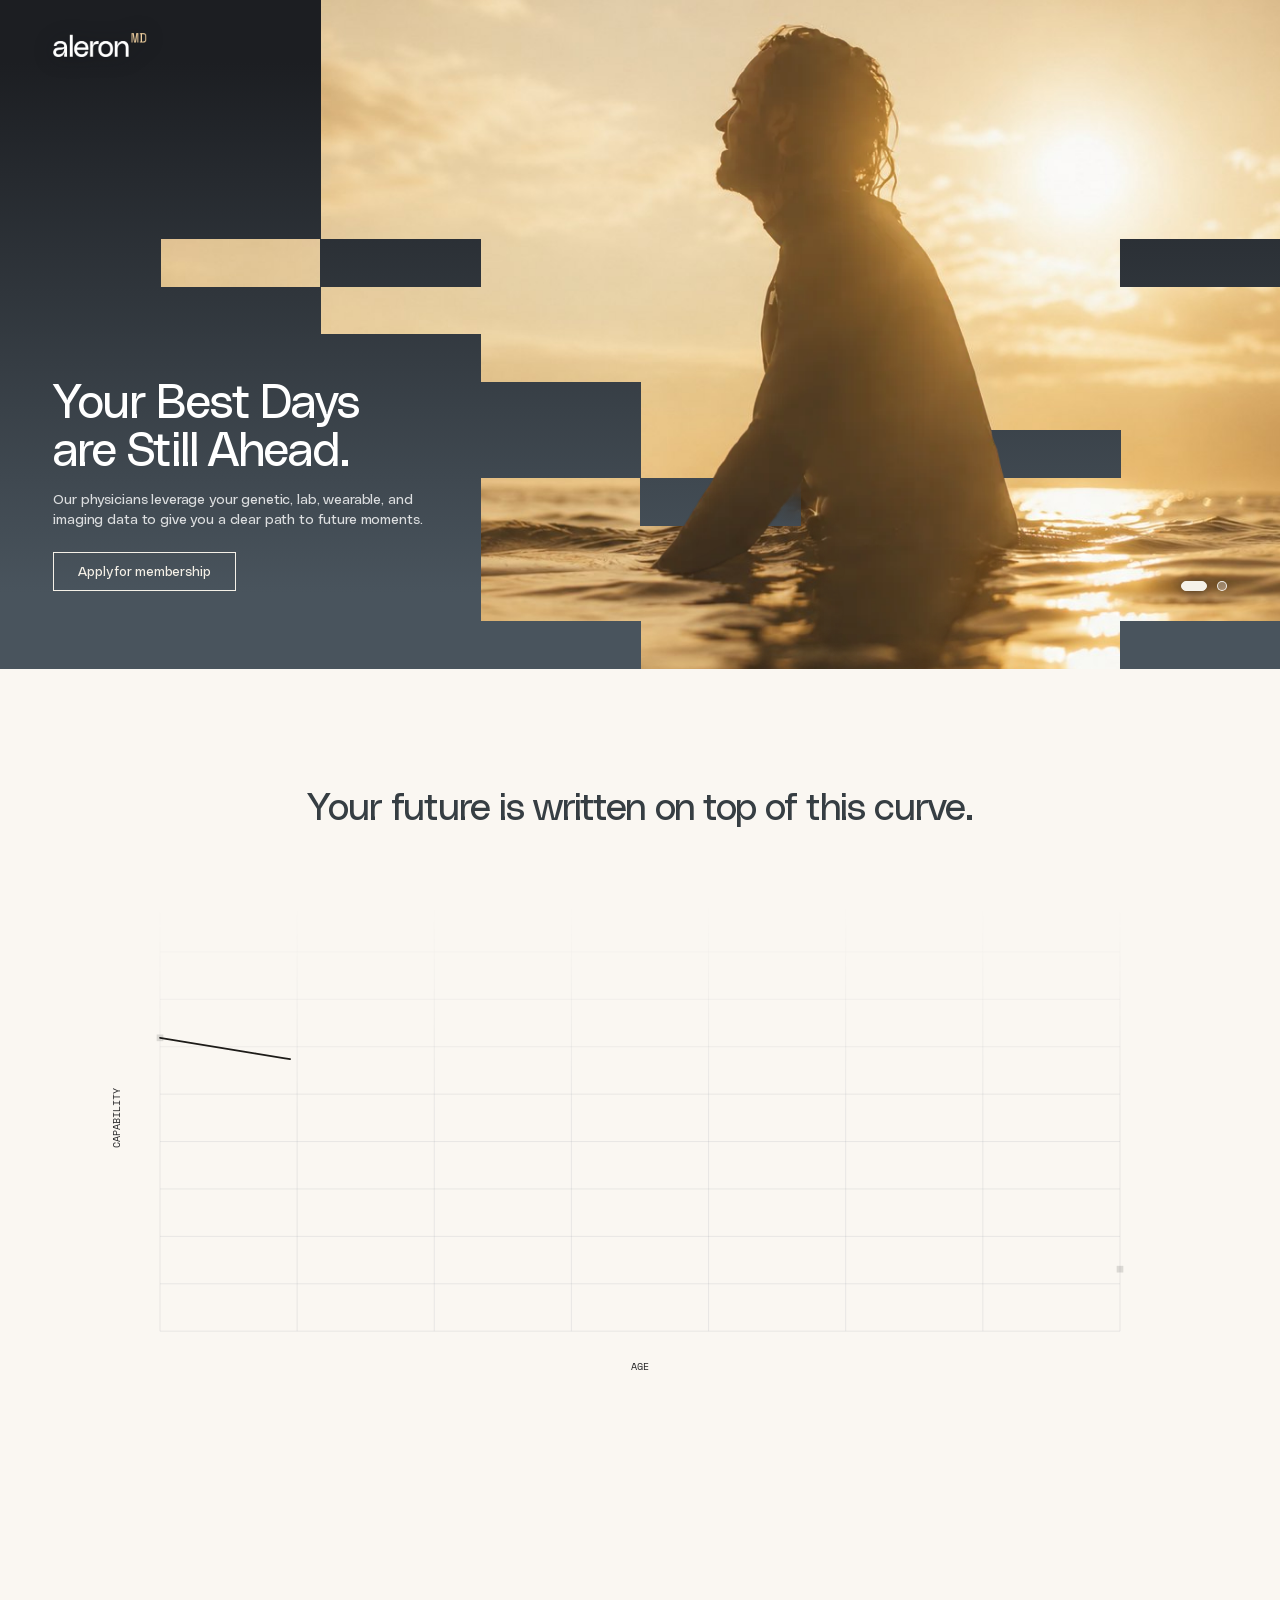
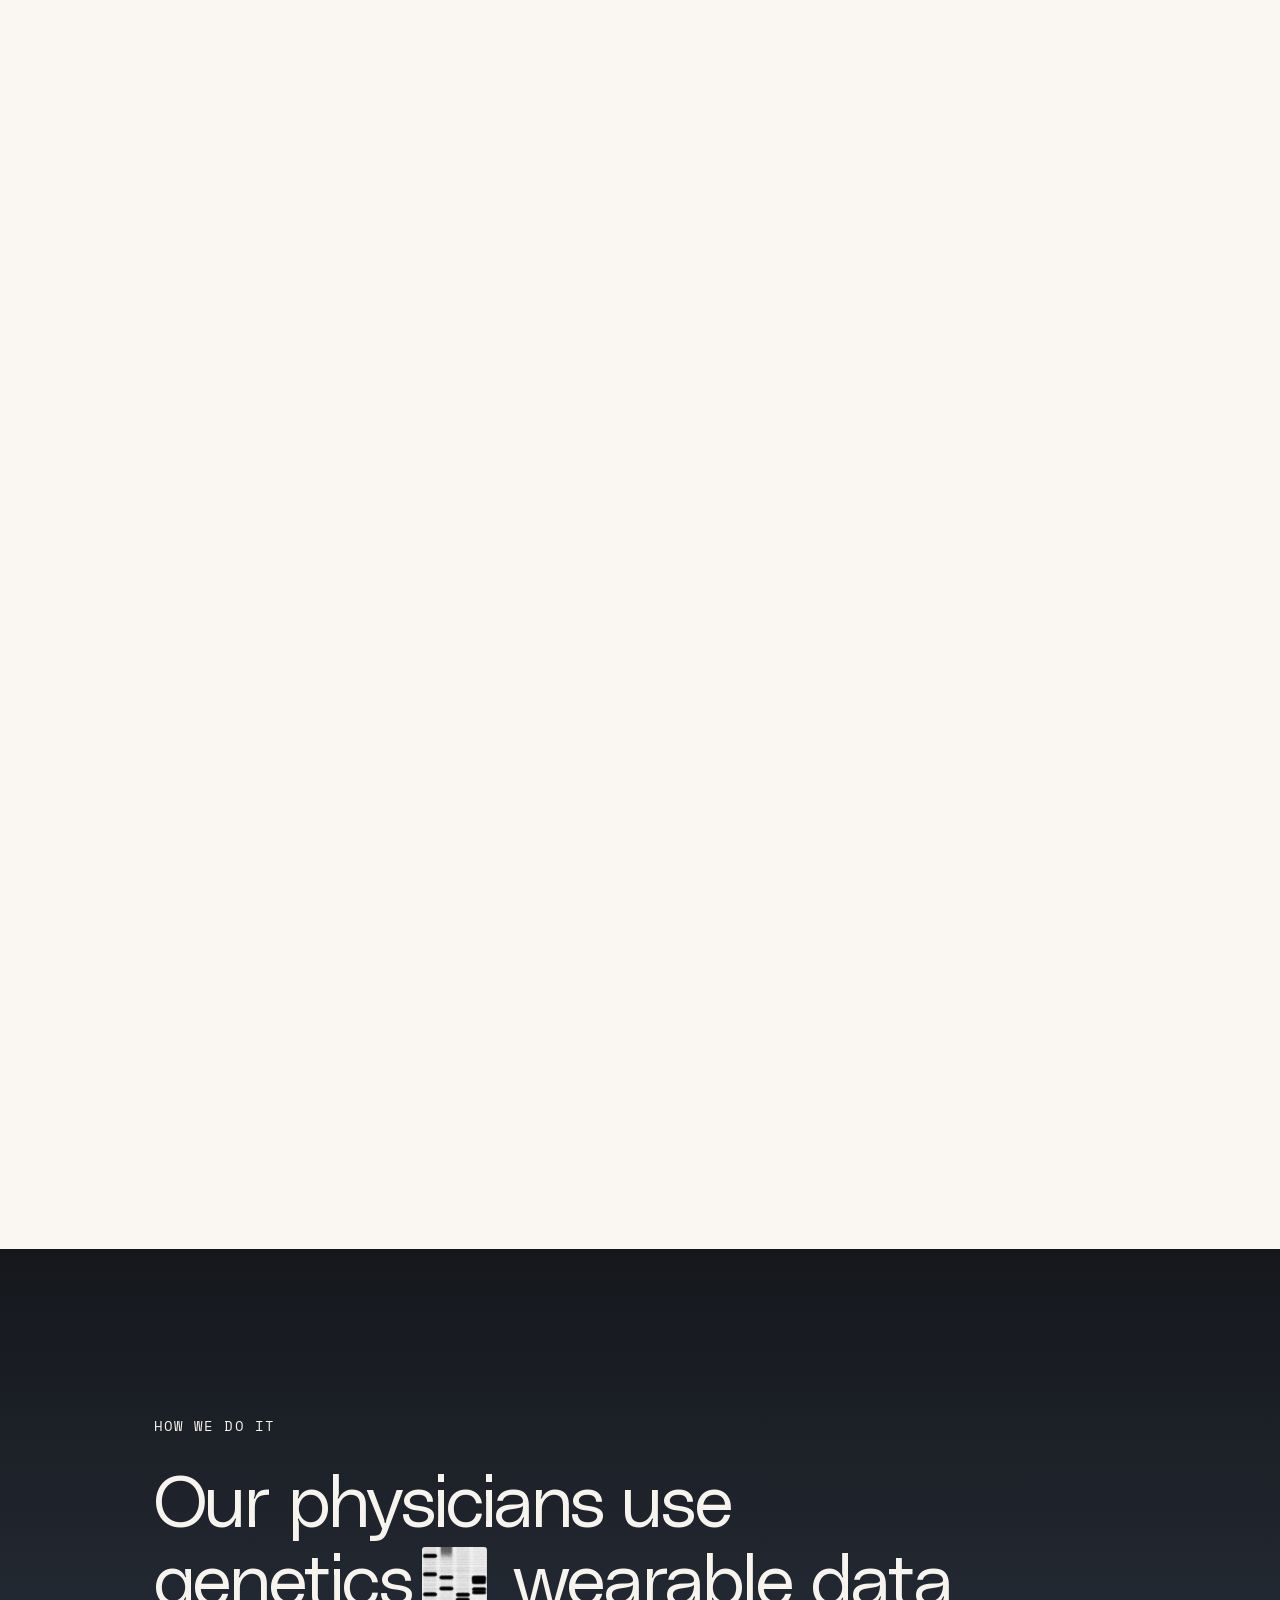
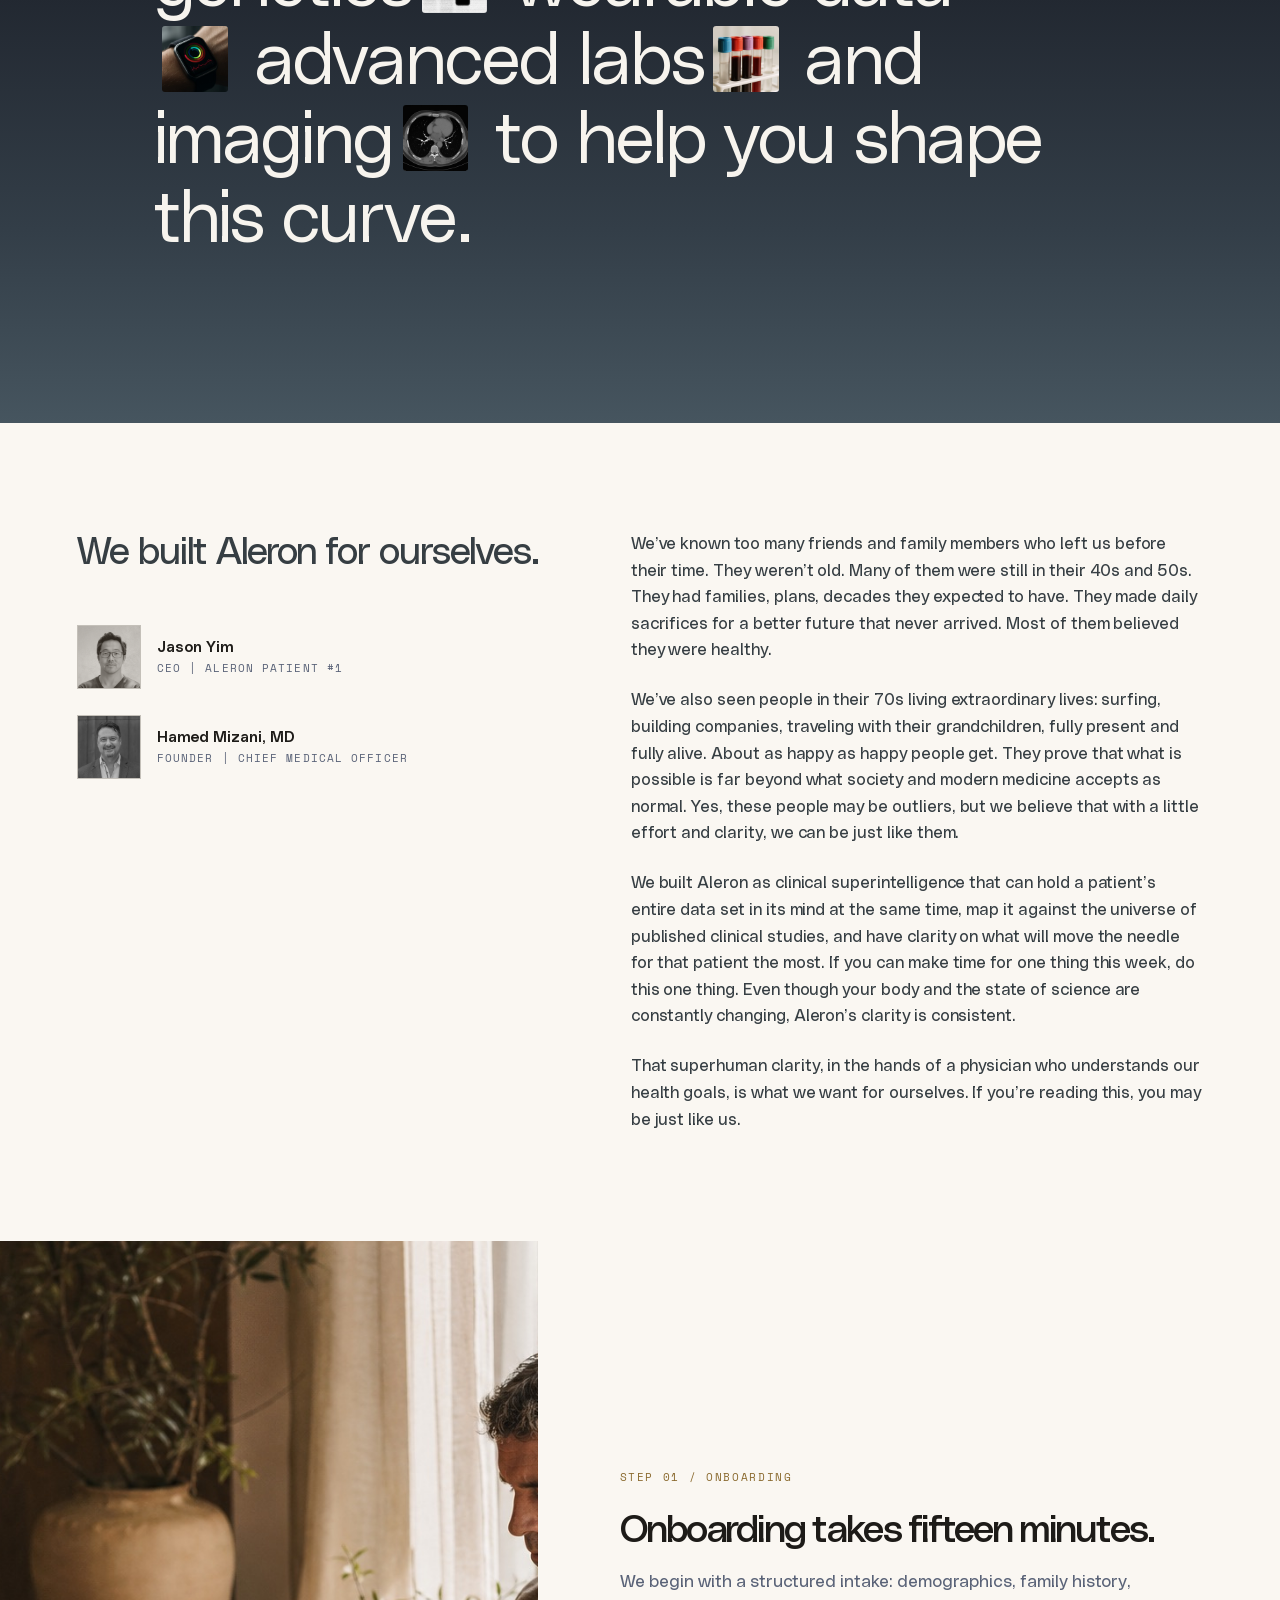
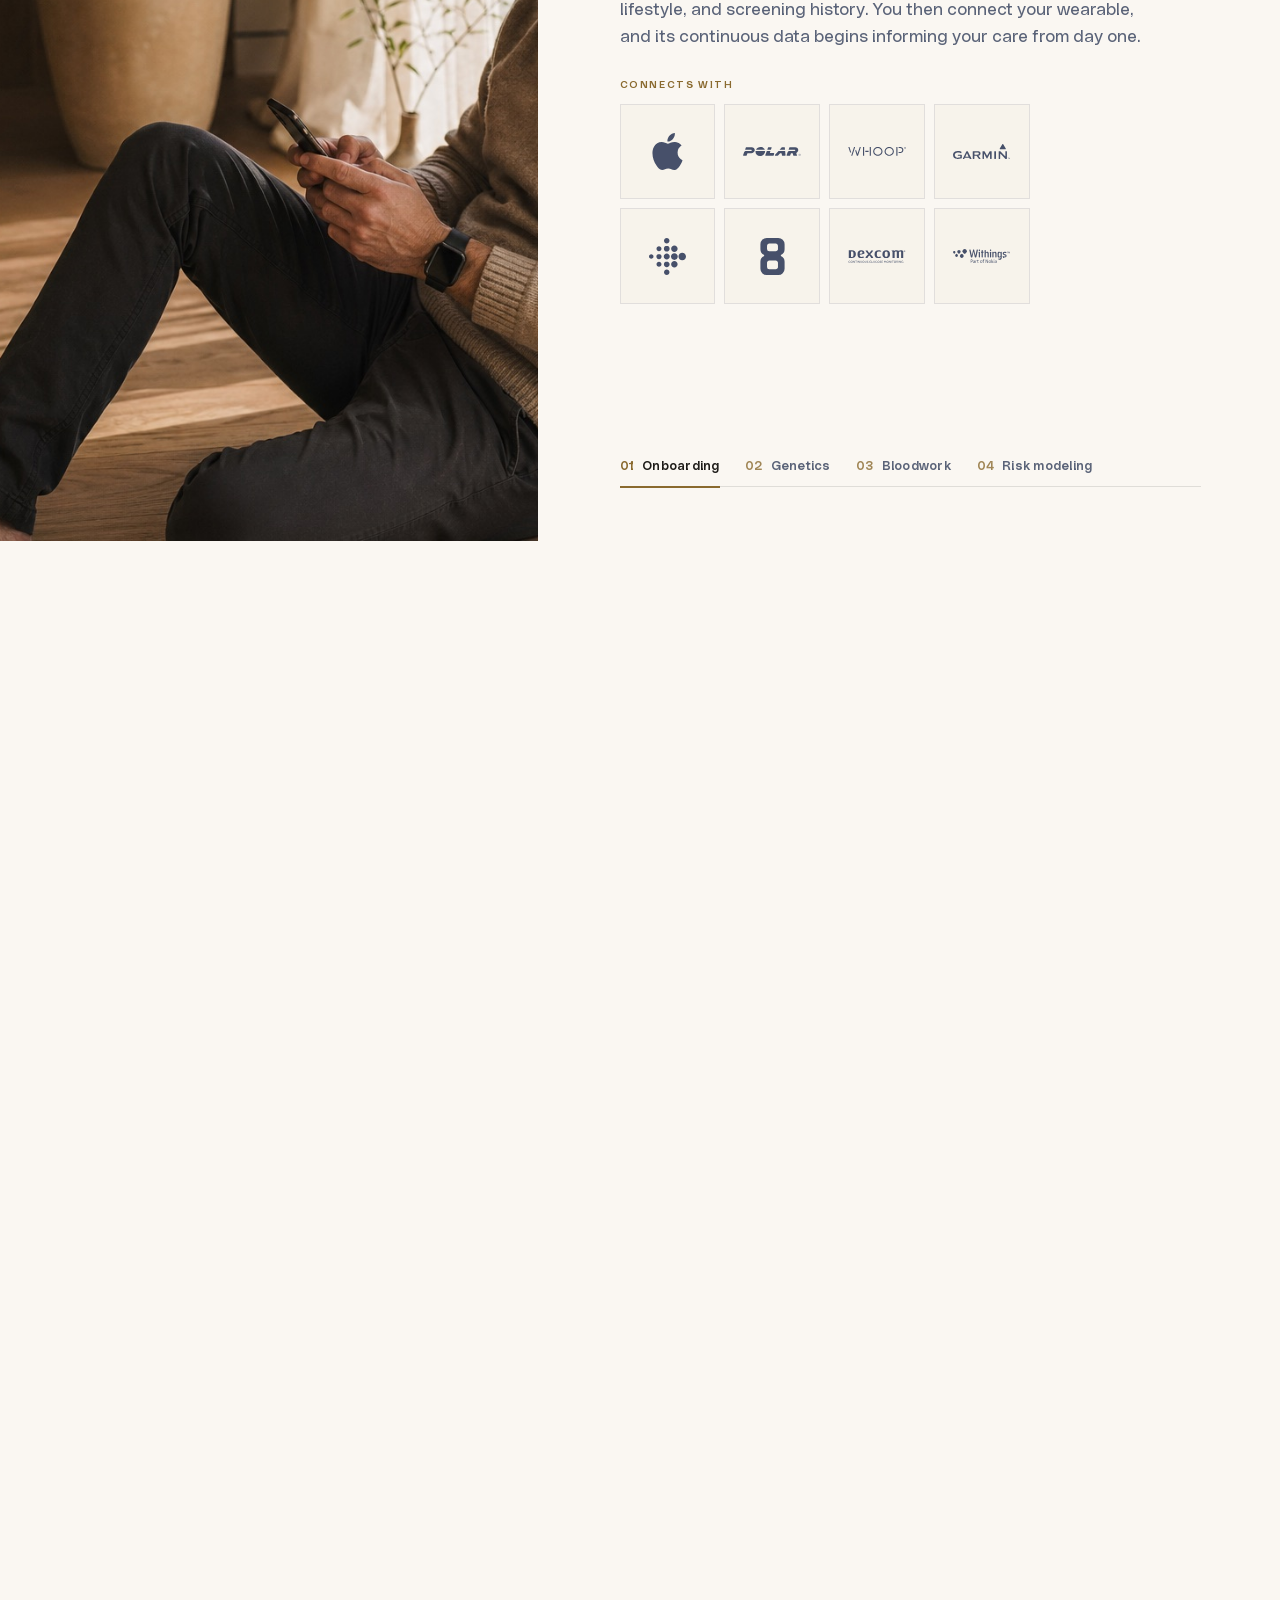
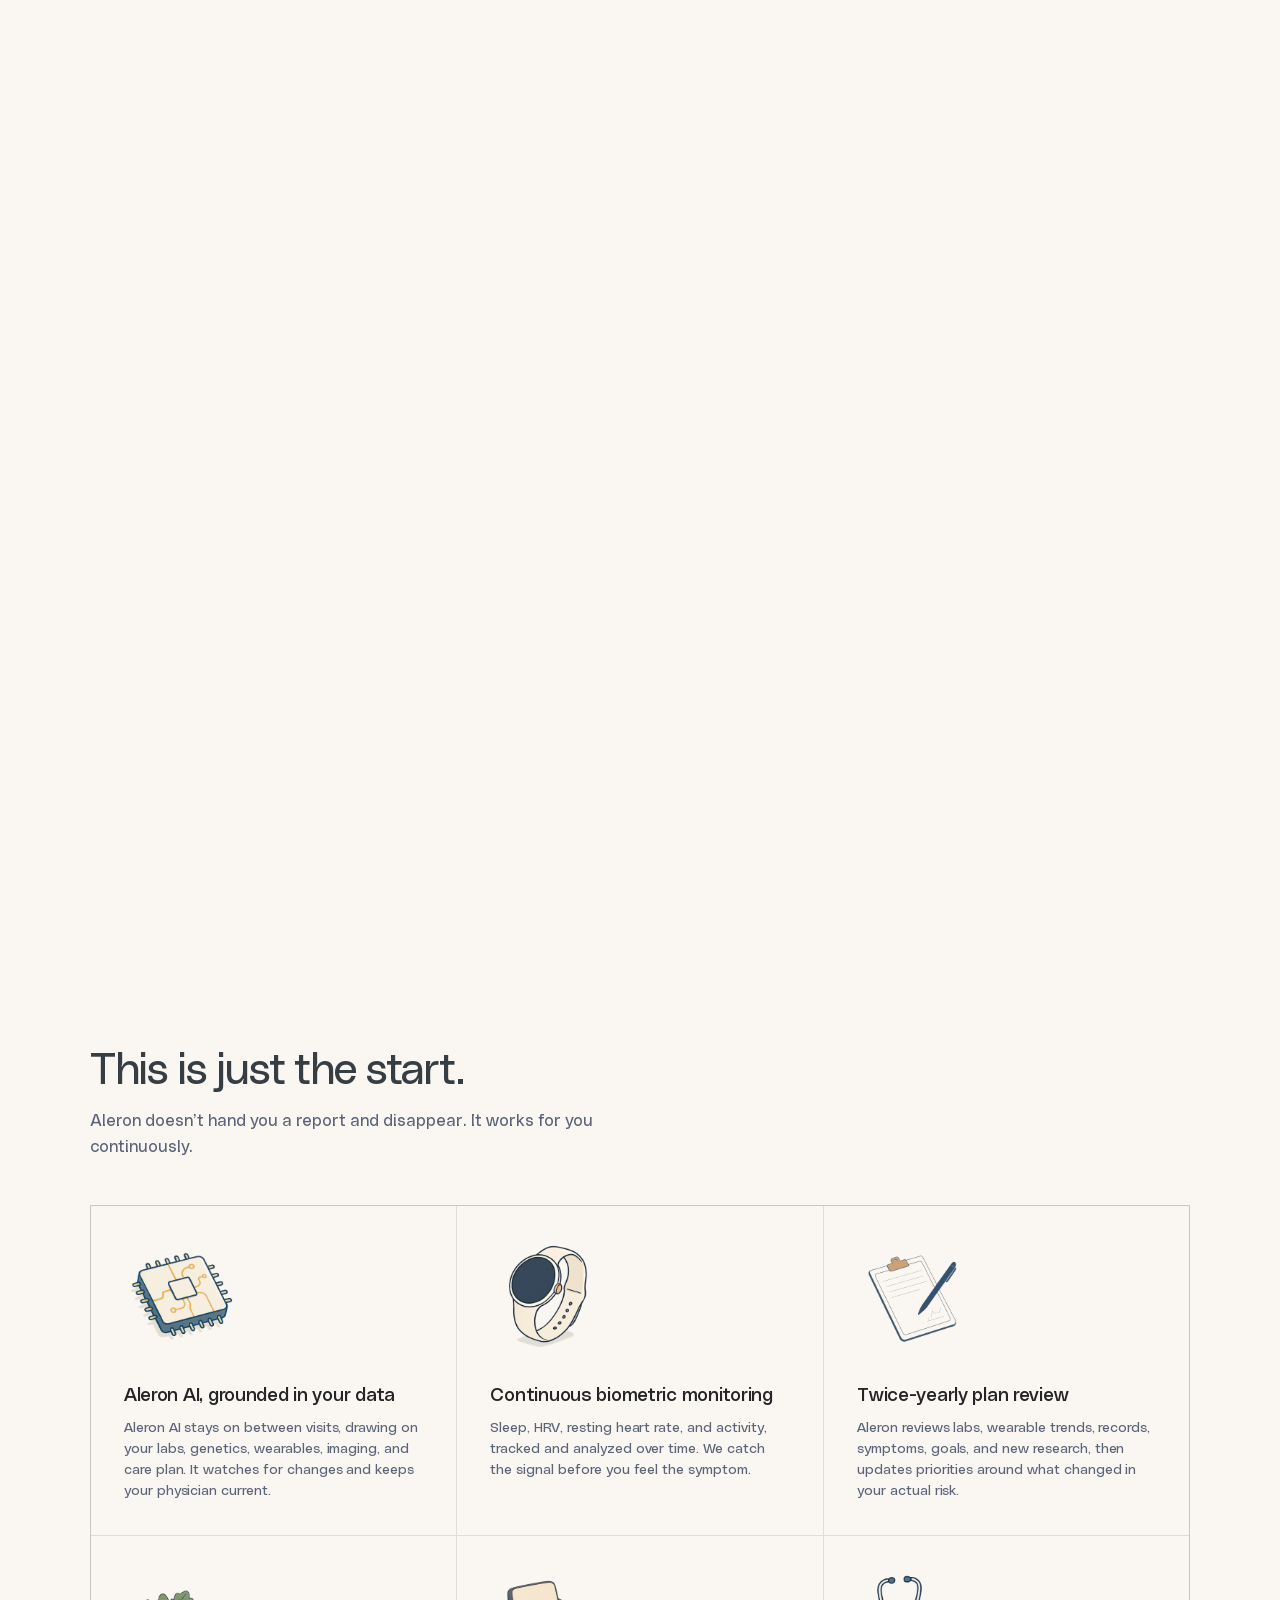
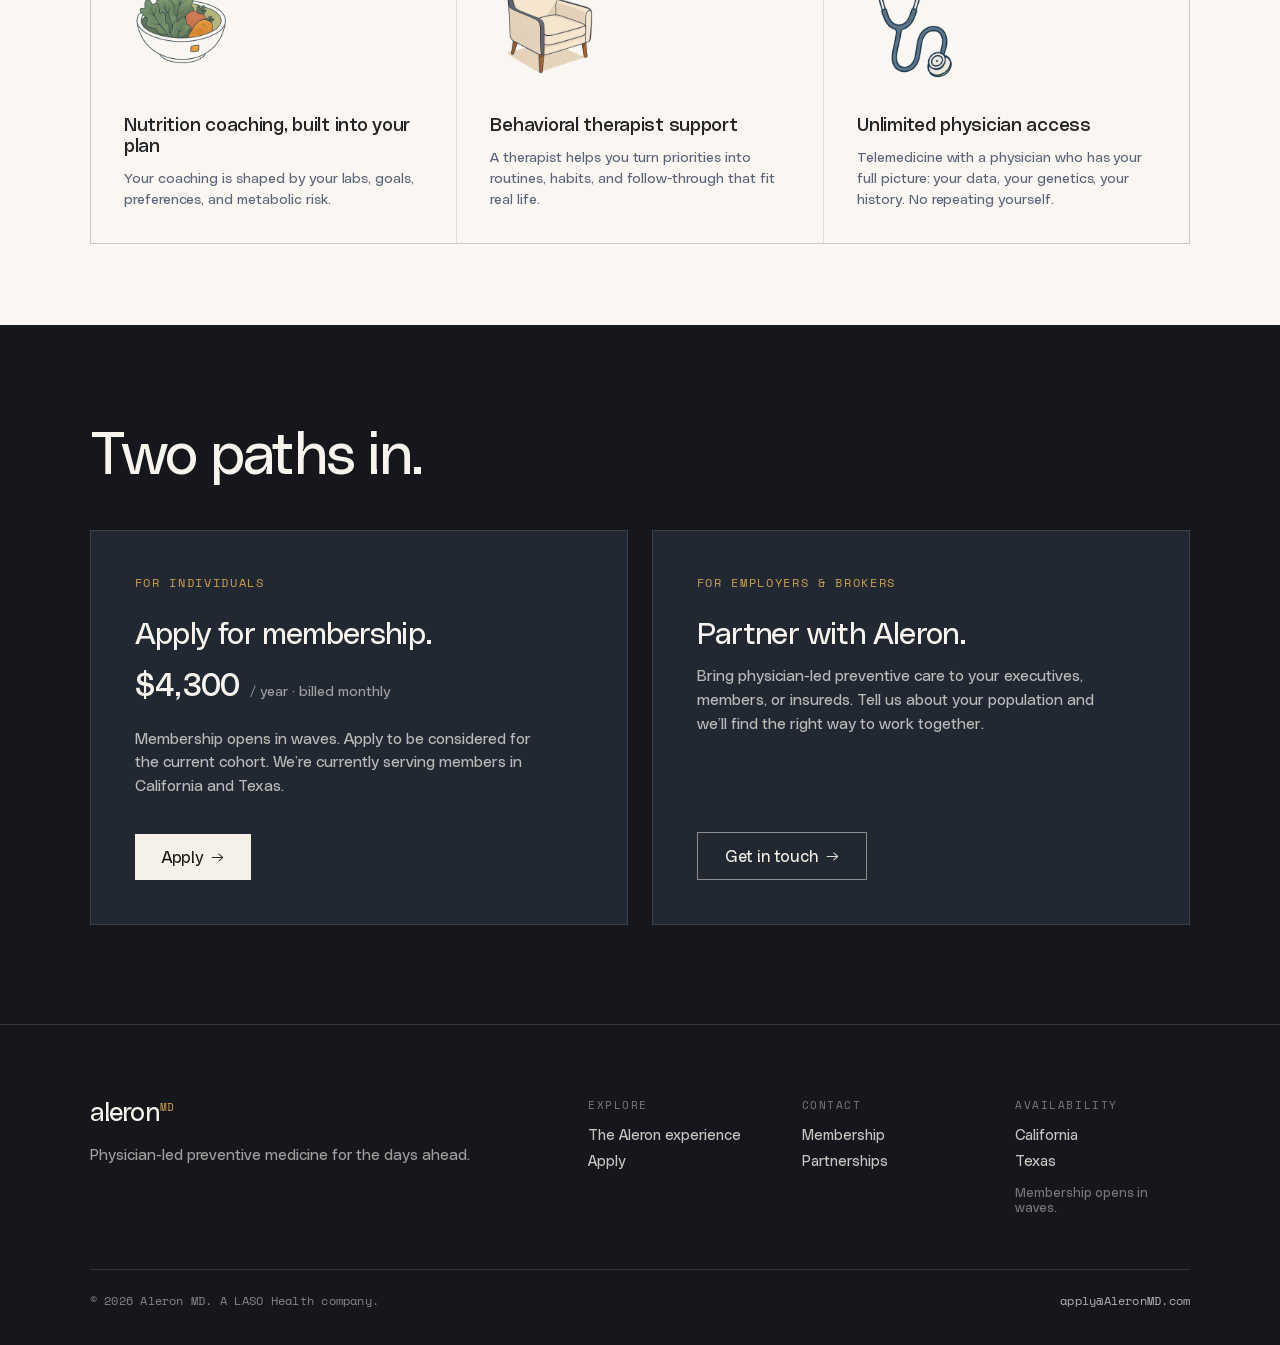
<file: index.html>
<!DOCTYPE html>
<html lang="en">
<head>
<meta charset="UTF-8">
<meta name="viewport" content="width=device-width, initial-scale=1.0">
<title>Aleron MD | Physician-led preventive medicine for the days ahead</title>
<meta name="description" content="Aleron MD is a physician-led preventive medicine practice that reads your genetics, labs, wearables, and imaging together to add healthy, capable years to your life.">
<meta name="theme-color" content="#1D1B18">
<meta property="og:type" content="website">
<meta property="og:site_name" content="Aleron MD">
<meta property="og:title" content="Aleron MD | Physician-led preventive medicine for the days ahead">
<meta property="og:description" content="Your genetics, labs, wearables, and imaging, read together by physicians to add healthy, capable years.">
<meta name="twitter:title" content="Aleron MD | Physician-led preventive medicine for the days ahead">
<meta name="twitter:description" content="Your genetics, labs, wearables, and imaging, read together by physicians to add healthy, capable years.">
<!-- TODO (deploy): once the production domain is set, add <link rel="canonical">, <meta property="og:image"> with an absolute URL, and <meta name="twitter:card" content="summary_large_image"> -->
<link rel="icon" type="image/svg+xml" href="assets/favicon.svg?v=aleron-a-fade-20260602">
<link rel="icon" type="image/png" sizes="32x32" href="assets/favicon-32.png?v=aleron-a-fade-20260602">
<link rel="icon" type="image/png" sizes="16x16" href="assets/favicon-16.png?v=aleron-a-fade-20260602">
<link rel="apple-touch-icon" sizes="180x180" href="assets/apple-touch-icon.png?v=aleron-a-fade-20260602">
<link rel="shortcut icon" href="assets/favicon.ico?v=aleron-a-fade-20260602">
<link href="https://fonts.googleapis.com/css2?family=Hanken+Grotesk:wght@400;500;600;700&family=Space+Mono:wght@400;700&display=swap" rel="stylesheet">
<style>
  /* PolySans — the brand voice (variable: Slim→Bulky). Matches Figma's "PolySans Neutral" at weight 400. */
  @font-face {
    font-family: 'PolySans';
    src: url('assets/fonts/PolySansVF.woff2') format('woff2');
    font-weight: 200 800;
    font-style: normal;
    font-display: swap;
  }
  :root {
    /* the system, per the brand guide: tokens first, faces undecided upgrade via --voice */
    --voice: 'PolySans', 'Hanken Grotesk', -apple-system, sans-serif;
    --audit: 'Space Mono', ui-monospace, Menlo, monospace;
    --paper: #FAF7F2;
    --sys-ink: #1D1B18;
    --indigo: #252B3D;
    --plum: #3A3450;
    /* Dark grounds — brand canon (deck "graphic" section): the dawn fade was RETIRED and replaced
       by the GUNMETAL ramp — "graphite above, steel below, the airframe and the panel, not a sky."
       Graphite is the deep dark ground; the ramp is reserved for signature panels; gold is the only
       accent. No plum, no warm wash. */
    --gunmetal: linear-gradient(180deg, #15171C 0%, #222831 45%, #333E48 75%, #46555F 100%);
    --graphite: #15171C;
    --steel: #46555F;
    --gold: #C9A14E;
    --lit-gold: #EACB7F;
    --text-gold: #8A6A2F;
    --ember: #A4452C;
    --slate: #5A6378;
    --sys-cream: #F5F1E8;
    --fade: linear-gradient(180deg, #252B3D 0%, #3A3450 35%, #8A5A4A 65%, #C9A14E 88%, #EACB7F 100%);
    --page-bg: var(--paper);
    --hero-base: var(--indigo);
    --cream: var(--sys-cream);
    --ink: var(--sys-ink);
    --white: #ffffff;
    --rust: var(--text-gold);
    --navy: var(--indigo);
    --gold-line: rgba(201, 161, 78, 0.25);
    --ease-out-premium: cubic-bezier(.22, .72, .18, 1);
    --ease-soft: cubic-bezier(.16, .82, .18, 1);
    --teal: var(--rust);
    --mint: var(--cream);
    --accent: var(--rust);
    --bg: var(--page-bg);
    --bg-warm: var(--cream);
    --bg-cool: #F5F1E8;
    --text: var(--ink);
    --text-muted: #6F6A61;
    --card: rgba(255, 254, 251, 0.88);
    --card-solid: var(--page-bg);
    --border: rgba(36, 36, 38, 0.12);
    --border-strong: rgba(36, 36, 38, 0.18);
    --shadow-sm: 0 10px 30px rgba(16, 20, 32, 0.05);
    --shadow-lg: 0 28px 70px rgba(16, 20, 32, 0.07);
    --ce-atmo-blue: rgba(201, 161, 78, 0.10);
    --deck-light-bg: #FAF7F2;
    --radius: 0;
    --radius-sm: 0;
  }
  * { margin: 0; padding: 0; box-sizing: border-box; }
  body {
    font-family: var(--voice);
    background: var(--deck-light-bg);
    color: var(--text);
    -webkit-font-smoothing: antialiased;
    -moz-osx-font-smoothing: grayscale;
  }

  /* SLIDE LAYOUT */
  .slide {
    min-height: 100vh;
    display: flex;
    flex-direction: column;
    justify-content: center;
    align-items: center;
    padding: 60px 80px;
    overflow: hidden;
  }

  .slide-headline {
    font-family: var(--voice);
    font-size: 48px;
    font-weight: 500;
    color: var(--navy);
    text-align: center;
    letter-spacing: -0.045em;
    line-height: 1.08;
    margin-bottom: 48px;
    max-width: 900px;
  }
  .slide-headline span { color: var(--accent); }

  .charts-row {
    display: grid;
    grid-template-columns: 1fr;
    gap: 40px;
    width: 100%;
    max-width: 1200px;
  }

  .chart-card {
    background: var(--card);
    border-radius:0;
    padding: 32px;
    border: 1px solid var(--border);
    box-shadow: var(--shadow-sm);
  }

  .chart-label {
    font-family: var(--voice);
    font-size: 20px;
    font-weight: 700;
    letter-spacing: -0.02em;
    color: var(--navy);
    margin-bottom: 6px;
  }

  .chart-desc {
    font-size: 14px;
    color: var(--text-muted);
    line-height: 1.5;
    margin-bottom: 20px;
  }

  .chart-card canvas {
    width: 100%;
  }

  .chart-legend {
    display: flex;
    gap: 20px;
    margin-top: 16px;
    justify-content: center;
  }
  .chart-legend-item {
    display: flex;
    align-items: center;
    gap: 8px;
  }
  .chart-legend-line {
    width: 28px;
    height: 3.5px;
    border-radius:0;
  }
  .chart-legend-label {
    font-size: 13px;
    font-weight: 600;
    color: var(--text-muted);
  }

  /* Slide number — per slide, not fixed */
  .slide-num {
    position: absolute;
    bottom: 24px;
    right: 32px;
    font-family: var(--audit);
    font-size: 11px;
    font-weight: 400;
    color: #5A6378;
    letter-spacing: 0.08em;
  }
  .slide { position: relative; }

  /* the lockup, codified: PolySans Neutral 400 via --voice; tag Space Mono 44.4% */
  .lockup { font-family: var(--voice); font-weight: 400; letter-spacing: -0.0275em; line-height: 1.06; display: inline-flex; align-items: flex-start; }
  .lockup .tag { font-family: var(--audit); font-weight: 400; font-size: 44.4%; letter-spacing: 0; margin-top: 0.19em; margin-left: 0.07em; line-height: 1; }
  .lockup .tag.grad { background: linear-gradient(180deg, #C5A26E, #A18333); -webkit-background-clip: text; background-clip: text; color: transparent; }
  .slide-brand .lockup { font-size: 30px; color: #232325; }
  .slide-brand[data-logo-tone="light"] .lockup { color: #F5F1E8; }

  /* Fixed brand mark. No contrast box: the mark itself changes color by section. */
  .slide-brand {
    position: fixed;
    top: 24px;
    left: 32px;
    z-index: 10;
    display: flex;
    align-items: center;
    height: 48px;
    padding: 0;
    background: transparent;
    border: 0;
    pointer-events: none;
    transition: opacity 180ms var(--ease-soft);
  }
  .slide-brand img {
    display: block;
    width: 132px;
    height: auto;
    transition: filter 220ms var(--ease-soft), opacity 180ms var(--ease-soft);
  }
  .slide-brand[data-logo-tone="light"] img {
    filter: brightness(0) invert(1) drop-shadow(0 1px 10px rgba(10, 13, 20, 0.35));
  }
  .slide-brand[data-logo-tone="dark"] img {
    filter: brightness(0) saturate(100%) invert(29%) sepia(12%) saturate(1122%) hue-rotate(187deg) brightness(92%) contrast(88%) drop-shadow(0 1px 8px rgba(10, 13, 20, 0.10));
  }
  .slide-brand[data-logo-placement="hidden"] {
    opacity: 0;
  }

  /* Aleron deck square-geometry enforcement */
  .chart-card,
  table,
  th,
  td,
  span,
  div { border-radius: 0 !important; }




  /* the plot, restyled per the brand guide (07): system colors, instrument type */
  .source-qol-slide { padding: 54px 64px; justify-content: center; align-items: center; background: #FAF7F2 !important; }
  .qol-source-title { font-family: var(--voice); font-size: clamp(26px, 2.6vw, 38px); font-weight: 650; letter-spacing: -0.015em; color: #1D1B18; text-align: center; margin-bottom: 28px; max-width: 30ch; }
  .qol-source-tool { width: 100%; max-width: 1150px; }
  .qol .chart-wrap { width: 100%; position: relative; background: #FAF7F2; border: 1px solid rgba(29,27,24,0.12); padding: 12px 28px 10px 18px; overflow: hidden; }
  .qol .chart-grid { display: grid; grid-template-columns: minmax(0, 1fr) 250px; gap: 18px; align-items: center; }
  .qol .chart-scroll { overflow-x: auto; }
  .qol #chart { display: block; width: 100%; min-width: 0; height: auto; }
  .qol .legend { display: flex; flex-direction: column; gap: 10px; width: 250px; padding: 4px 0 0 18px; border-left: 1px solid rgba(29,27,24,0.06); }
  .qol .legend-toggle { display: inline-grid; grid-template-columns: auto 1fr; grid-template-rows: auto auto; column-gap: 10px; row-gap: 2px; align-items: center; width: 100%; background: transparent; border: none; padding: 6px 0; font-size: 14px; color: #1D1B18; font-family: var(--voice); cursor: pointer; user-select: none; line-height: 1.2; text-align: left; }
  .qol .legend-toggle .track { grid-row: 1 / span 2; align-self: center; position: relative; width: 32px; height: 18px; background: rgba(29,27,24,0.12); border-radius: 999px; transition: background 140ms ease; }
  .qol .legend-toggle .track::after { content: ''; position: absolute; top: 2px; left: 2px; width: 14px; height: 14px; background: rgba(29,27,24,0.38); border-radius: 50%; transition: transform 140ms ease, background 140ms ease; }
  .qol .legend-toggle[data-active="true"] .track::after { transform: translateX(14px); background: var(--swatch, #C9A14E); }
  .qol .legend-toggle[data-active="true"] .track { background: rgba(201,161,78,0.3); }
  .qol .legend-toggle .label { grid-column: 2; grid-row: 1; font-weight: 600; }
  .qol .legend-toggle .pct { font-family: var(--audit); grid-column: 2; grid-row: 2; font-variant-numeric: tabular-nums; font-size: 15px; font-weight: 400; color: #1D1B18; }
  .qol .legend-toggle[data-active="false"] .label, .qol .legend-toggle[data-active="false"] .pct { color: #5A6378; opacity: 0.72; }
  .qol .legend-refs { display: flex; flex-direction: column; align-items: flex-start; gap: 8px; margin-top: 10px; padding-top: 12px; border-top: 1px solid rgba(29,27,24,0.06); }
  .qol .legend-ref { display: inline-flex; align-items: center; gap: 10px; padding: 4px 0; font-size: 11px; color: #5A6378; font-family: var(--audit); letter-spacing: 0.02em; }
  .qol .legend-ref .dash { display: inline-block; width: 32px; height: 0; border-top: 1.5px dashed rgba(29,27,24,0.45); }
  .qol .legend-ref .swatch { display: inline-block; width: 32px; height: 12px; background: rgba(110,110,115,0.5); }
  .qol .controls { display: grid; grid-template-columns: 1fr 1fr 1fr; gap: 14px; margin-top: 14px; }
  .qol .ctl { background: #F5F1E8; border: 1px solid rgba(29,27,24,0.06); padding: 14px 18px 12px; }
  .qol .ctl-name { font-family: var(--voice); font-size: 13px; font-weight: 600; color: #1D1B18; }
  .qol .ctl-head { display: flex; justify-content: space-between; align-items: baseline; margin-bottom: 10px; }
  .qol input[type=range] { width: 100%; -webkit-appearance: none; appearance: none; height: 3px; background: rgba(29,27,24,0.14); outline: none; margin: 6px 0 4px; }
  .qol input[type=range]::-webkit-slider-thumb { -webkit-appearance: none; width: 20px; height: 20px; border-radius: 50%; background: #FAF7F2; cursor: pointer; border: 2.5px solid #1D1B18; box-shadow: 0 1px 4px rgba(29,27,24,0.16); }
  .qol input[type=range]::-moz-range-thumb { width: 20px; height: 20px; border-radius: 50%; background: #FAF7F2; cursor: pointer; border: 2.5px solid #1D1B18; }
  .qol .ctl-marks { font-family: var(--audit); display: flex; justify-content: space-between; color: #5A6378; font-size: 11px; letter-spacing: 0.04em; text-transform: uppercase; margin-top: 7px; }
  .qol .ax-tick { stroke: rgba(29,27,24,0.22); }
  .qol .ax-label { fill: #5A6378; font-size: 12px; font-family: var(--audit); }
  .qol .ref-curve { fill: none; stroke: rgba(29,27,24,0.38); stroke-width: 1.4; stroke-dasharray: 6 5; opacity: 0.72; }
  .qol .patient-curve { fill: none; stroke: #C9A14E; stroke-width: 2.4; stroke-dasharray: 9 5; opacity: 0.95; }
  .qol .patient-marker { fill: #C9A14E; stroke: #FAF7F2; stroke-width: 2; }
  .qol .patient-label { fill: #1D1B18; font-size: 13px; font-family: var(--audit); font-weight: 600; }
  /* OPENING HERO - two-person layered carousel with scroll parallax */
  .opening-hero-scroll {
    position: relative;
    width: 100vw;
    background: var(--hero-base);
    overflow: hidden;
  }
  .opening-hero {
    position: relative;
    width: 100vw;
    aspect-ratio: 1728 / 903;
    height: min(calc(100vw * 903 / 1728), 100svh);
    overflow: hidden;
    background: var(--hero-base);
    isolation: isolate;
    --hero-floating-block-shift: 0px;
  }
  .opening-hero-slide {
    position: absolute;
    inset: 0;
    z-index: 1;
    visibility: hidden;
    pointer-events: none;
    --slide-image-shift: 112vw;
    --slide-float-shift: 230vw;
  }
  .opening-hero-slide.is-active {
    z-index: 3;
    visibility: visible;
    --slide-image-shift: 0px;
    --slide-float-shift: 0px;
  }
  .opening-hero-slide.is-exiting {
    z-index: 2;
    visibility: visible;
    --slide-image-shift: -58vw;
    --slide-float-shift: -170vw;
  }
  .opening-hero-layer {
    position: absolute;
    inset: 0;
    width: 100%;
    height: 100%;
    display: block;
    object-fit: fill;
    pointer-events: none;
    user-select: none;
    will-change: transform;
  }
  .opening-hero-layer.bg {
    z-index: 1;
    transform: translate3d(var(--slide-image-shift), 0, 0);
    transition: transform 780ms var(--ease-out-premium);
  }
  .opening-hero-layer.mid {
    z-index: 2;
    transform: translate3d(calc(var(--slide-float-shift) + var(--hero-floating-block-shift, 0px)), 0, 0);
    transition: transform 980ms var(--ease-soft);
  }
  .opening-hero-layer.subject {
    z-index: 3;
    transform: translate3d(var(--slide-image-shift), 0, 0);
    transition: transform 780ms var(--ease-out-premium);
  }
  .opening-hero-layer.anchor {
    z-index: 4;
    transform: none;
  }
  /* Carousel slide planes (2121 / 2106): the bg scene and the aligned subject cut-out share
     identical source dimensions, so the SAME box + flip keeps the cut-out registered over its
     background. Boxes replicate each Figma frame's image placement exactly (offset + scale,
     and the horizontal flip on the surfer) rather than a naive object-fit:cover center. */
  .opening-hero-layer.bg .hero-cover { position: absolute; inset: 0; width: 100%; height: 100%; object-fit: cover; object-position: center; }
  .opening-hero-layer.subject.hero-cover { inset: 0; width: 100%; height: 100%; object-fit: cover; object-position: center; }
  /* Slide 1 — surfer (Figma 2121:2150/2264): image scaled 2056x1157 at left:-193 top:-217, flipped X. */
  .opening-hero-slide[data-weave="h2121"] .opening-hero-layer.bg .hero-cover,
  .opening-hero-slide[data-weave="h2121"] .opening-hero-layer.subject.hero-cover {
    inset: auto; left: -11.188%; top: -24.03%; width: 119.188%; height: 128.13%; object-fit: cover; object-position: center;
  }
  .opening-hero-slide[data-weave="h2121"] .opening-hero-layer.bg .hero-cover { transform: scaleX(-1); }
  .opening-hero-slide[data-weave="h2121"] .opening-hero-layer.subject.hero-cover { transform: translate3d(var(--slide-image-shift), 0, 0) scaleX(-1); }
  /* Slide 2 — runner (Figma 2106:391/505): image 1758x1171 at left:12 top:-134, no flip. */
  .opening-hero-slide[data-weave="h2106"] .opening-hero-layer.bg .hero-cover,
  .opening-hero-slide[data-weave="h2106"] .opening-hero-layer.subject.hero-cover {
    inset: auto; left: 0.696%; top: -14.84%; width: 101.91%; height: 129.68%; object-fit: cover; object-position: center bottom;
  }
  .opening-hero-copy { transition: opacity 240ms var(--ease-soft); }
  .opening-hero-copy.is-swapping { opacity: 0; }
  .opening-hero-chrome {
    position: absolute;
    inset: 4.958678% 4.166667%;
    z-index: 5;
    display: flex;
    flex-direction: column;
    justify-content: space-between;
    pointer-events: none;
  }
  .opening-hero-topline {
    display: flex;
    align-items: flex-start;
    justify-content: space-between;
  }
  .opening-hero-logo {
    width: 7.407407%;
    min-width: 94px;
    max-width: 128px;
    height: auto;
    filter: drop-shadow(0 1px 10px rgba(10, 13, 20, 0.45));
  }
  .opening-hero-login {
    pointer-events: auto;
    display: inline-flex;
    align-items: center;
    justify-content: center;
    min-height: 44px;
    padding: 0 26px;
    border: 1px solid var(--gold, #C9A14E);
    color: #1D1B18;
    background: var(--gold, #C9A14E);
    text-decoration: none;
    font-size: 15px;
    font-weight: 500;
    letter-spacing: 0.01em;
    transition: background 180ms var(--ease-soft), transform 180ms var(--ease-soft);
  }
  .opening-hero-login:hover {
    transform: translateY(-1px);
    background: #D8B264;
  }
  .opening-hero-login:focus-visible {
    outline: 2px solid #F5F1E8;
    outline-offset: 4px;
  }
  .opening-hero-copy {
    width: min(37%, 520px);
    color: var(--white);
  }
  .opening-hero-copy h1 {
    margin: 0;
    color: var(--white);
    font-family: var(--voice);
    font-weight: 400;
    font-size: clamp(38px, 3.703704vw, 64px);
    line-height: 1.02;
    letter-spacing: clamp(-1.6px, -0.092593vw, -0.8px);
    text-wrap: balance;
  }
  .opening-hero-copy p {
    width: 94%;
    margin: 16px 0 0;
    color: rgba(255, 255, 255, 0.82);
    font-size: clamp(14px, 1.041667vw, 18px);
    line-height: 1.42;
    letter-spacing: -0.01em;
    text-wrap: balance;
  }
  /* CTA: locked primary action (ink fill, cream text); gold is never a button */
  .opening-hero-cta {
    pointer-events: auto;
    display: inline-block;
    margin-top: 22px;
    padding: 0.85em 1.8em;
    background: transparent;
    color: #F5F1E8;
    border: 1px solid #F5F1E8;
    font-family: var(--voice);
    font-size: clamp(13px, 1.04vw, 16px);
    font-weight: 400;
    letter-spacing: -0.01em;
    text-decoration: none;
    transition: background 180ms var(--ease-soft), color 180ms var(--ease-soft);
  }
  .opening-hero-cta:hover { background: #F5F1E8; color: #1D1B18; }
  .opening-hero-cta:focus-visible { outline: 2px solid #F5F1E8; outline-offset: 4px; }
  .opening-hero-bottom {
    display: flex;
    align-items: flex-end;
    justify-content: space-between;
    gap: 32px;
    margin-bottom: 3.8%;
  }
  .opening-hero-dots {
    display: flex;
    align-items: center;
    justify-content: flex-end;
    gap: 10px;
    min-width: 86px;
    pointer-events: auto;
    filter: drop-shadow(0 1px 6px rgba(10, 13, 20, 0.55));
  }
  .opening-hero-dot {
    width: 10px;
    height: 10px;
    padding: 0;
    border: 1px solid rgba(255,255,255,0.85);
    border-radius: 999px;
    background: rgba(255,255,255,0.30);
    cursor: pointer;
    transition: width 180ms var(--ease-soft), background 180ms var(--ease-soft), border-color 180ms var(--ease-soft);
  }
  .opening-hero-dot.is-active {
    width: 26px;
    background: #F5F1E8;
    border-color: #F5F1E8;
  }
  .opening-hero-dot:focus-visible {
    outline: 2px solid #F5F1E8;
    outline-offset: 4px;
  }
  .slide-brand.hero-hidden {
    opacity: 0;
    pointer-events: none;
  }
  @media (max-width: 900px) {
    .opening-hero {
      height: calc(100vw * 903 / 1728);
      min-height: 0;
      aspect-ratio: 1728 / 903;
    }
    .opening-hero-chrome { inset: 28px; }
    .opening-hero-logo { width: 120px; }
    .opening-hero-bottom { align-items: flex-start; flex-direction: column; margin-bottom: 64px; gap: 22px; }
    .opening-hero-copy { width: min(86%, 520px); }
    .opening-hero-dots { justify-content: flex-start; }
  }

  /* HOW WE DO IT: dark slate slide, big PolySans Slim headline with inline photo-chips after each data source (Ola 2106:368) */
  .howwedoit {
    background: var(--gunmetal);
    color: #F7F4EE;
    padding: clamp(56px,8vh,96px) clamp(28px,12vw,214px);
    min-height: 86vh;
    box-sizing: border-box;
    display: flex;
    flex-direction: column;
    justify-content: center;
    overflow: hidden;
  }
  .howwedoit .hw-label {
    font-family: var(--audit);
    font-size: 14px;
    letter-spacing: .08em;
    color: #F7F4EE;
    margin: 0 0 clamp(18px,3vh,32px);
  }
  .howwedoit .hw-head {
    font-family: var(--voice);
    font-weight: 300;
    font-size: clamp(36px,5.7vw,98px);
    line-height: 1.08;
    letter-spacing: -.015em;
    color: #F7F4EE;
    margin: 0;
    max-width: 1366px;
    text-wrap: pretty;
  }
  .howwedoit .hw-chip {
    display: inline-block;
    width: .9em;
    height: .9em;
    object-fit: cover;
    border-radius: 3px;
    vertical-align: -.1em;
    margin: 0 .12em;
    background: #11141a;
  }
  @media (max-width: 760px) {
    .howwedoit { padding: clamp(56px,8vh,96px) 28px; min-height: auto; }
    .howwedoit .hw-chip { width: .82em; height: .82em; }
  }


/* Copied support primitives for the Aleron Experience section */
.exp-section {
  /* Remapped to the brand palette — these were an off-brand parallel set ported from the old
     deck (muddy slate-blue / pale lit-gold / brown on an olive-cream that isn't in the palette). */
  --ink: #1D1B18;
  --ink-warm: #1D1B18;
  --paper: #FAF7F2;        /* brand paper (was #EFEAE0, an artifact) */
  --paper-warm: #F5F1E8;   /* brand cream */
  --bone: #F5F1E8;
  --navy-lower: #252B3D;   /* brand indigo (was #414c6a) — stat numbers / emphasis */
  --bronze-lower: #8A6A2F; /* brand text-gold, readable on cream (was pale #EACB7F) */
  --rust-lower: #8A6A2F;   /* brand text-gold (was muddy brown #6E3D1C) — eyebrows / kicker */
  --text: #1D1B18;
  --text-muted: #5A6378;   /* brand slate (was #6F6A61) — matches body copy elsewhere */
  --max: 1320px;
  --gutter: clamp(36px, 5vw, 72px);
  --ease: cubic-bezier(.2, .7, .2, 1);
}
.exp-section .container { width: 100%; max-width: none; margin: 0; padding: 0; position: relative; }
.exp-section .display { font-family: var(--voice); font-weight: 500; letter-spacing: -0.028em; line-height: 1.0; }
.exp-section .h2 { font-size: clamp(42px, 6.8vw, 88px); }
.exp-section .lede { font-family: var(--voice); font-weight: 400; font-size: clamp(19px, 1.6vw, 22px); line-height: 1.5; color: var(--text-muted); max-width: 56ch; }
.exp-section .fade-in { opacity: 1; transform: none; }

/* ============ EXPERIENCE SECTION (04) — lowercase-a full-screen editorial split ============ */
.exp-section {
  background: var(--paper);
  color: var(--ink);
  /* Tall scroll track: the stage pins and the four steps advance as you scroll through it,
     so the section can't be skipped past. The rail slides continuously; scrolling stops snap
     to the nearest step. ~75vh of scroll between steps. */
  height: 325vh;
  padding: 0;
  display: block;
  position: relative;
}
.exp-section .container { position: sticky; top: 0; height: 100vh; overflow: hidden; }

.exp-stage {
  margin-top: 0;
  background: transparent;
  color: var(--ink);
  border: 0;
  border-radius: 0 !important;
  padding: 0;
  box-shadow: none;
  position: relative;
  overflow: hidden;
  height: 100vh;
  min-height: 100vh;
}
/* Horizontal filmstrip: each step is a full-width panel; the rail slides sideways with scroll
   so the visuals share one moving seam (no cross-fade). JS sets translateX from scroll progress. */
.exp-rail { display: flex; height: 100%; width: 100%; will-change: transform; transition: transform 0.55s cubic-bezier(.4,0,.2,1); }
.exp-panel {
  flex: 0 0 100%; width: 100%; height: 100%;
  display: grid; grid-template-columns: minmax(0,42vw) minmax(0,58vw); align-items: stretch;
}
/* No native scroll-snap (mandatory snap trapped you in the section — a "gravity well"). Instead
   the DISPLAY is discrete: the rail + indicator always show the nearest step, with a smooth slide,
   while the page scroll stays completely free to enter and leave. */
.exp-stage-step {
  display: none;
}
.exp-pane-step {
  display: block;
  font-family: var(--audit);
  font-weight: 500;
  font-size: 11px;
  color: var(--rust-lower);
  letter-spacing: 0.15em;
  text-transform: uppercase;
  margin-bottom: 24px;
}

.exp-visual {
  position: relative;
  display: flex; align-items: stretch; justify-content: stretch;
  min-height: 0;
  height: 100%;
}
.exp-visual .exp-frame {
  position: absolute; inset: 0;
  display: flex; align-items: stretch; justify-content: stretch;
  opacity: 1; pointer-events: auto;
}
.exp-visual img {
  width: 100%; max-width: none; height: 100%; object-fit: cover;
  display: block; border-radius: 0 !important; box-shadow: none;
}
.exp-frame-split { display: flex; flex-direction: column; gap: 0; }
.exp-split-half {
  position: relative; flex: 1 1 50%; min-height: 0; width: 100%; overflow: hidden;
}
.exp-split-half + .exp-split-half { border-top: 2px solid rgba(245,241,232,0.92); }
.exp-split-half img { width: 100%; height: 100%; object-fit: cover; display: block; }
.exp-split-tag {
  position: absolute; left: 14px; top: 14px;
  font-family: var(--audit); font-size: 10px; font-weight: 600;
  letter-spacing: 0.14em; text-transform: uppercase; color: #fff;
  background: rgba(26,26,26,0.62); backdrop-filter: blur(4px);
  padding: 7px 11px; border-radius: 0;
}

.exp-copy { position: relative; min-height: 100vh; padding: 0; }
.exp-pane {
  position: absolute; inset: 0;
  display: flex;
  flex-direction: column;
  justify-content: center;
  opacity: 1; pointer-events: auto;
  padding: clamp(124px, 15vh, 154px) clamp(64px, 6.2vw, 92px) clamp(132px, 16vh, 154px) clamp(68px, 6.4vw, 92px);
}
.exp-copy h3 {
  font-family: var(--voice); font-weight: 500;
  font-size: clamp(30px, 3vw, 44px); line-height: 1.02;
  margin: 0 0 20px; max-width: none; letter-spacing: -0.045em;
  color: var(--ink);
  white-space: nowrap;
}
.exp-copy h3 em { font: inherit; color: inherit; }
.exp-copy p { font-size: 17px; line-height: 1.62; color: var(--text-muted); margin: 0 0 28px; max-width: 48ch; }
.exp-integ-label {
  font-size: 10px; letter-spacing: 0.16em; text-transform: uppercase;
  color: var(--rust-lower); font-weight: 600; margin-top: 0; margin-bottom: 14px;
}
.exp-stat-row { display: grid; grid-template-columns: repeat(2,1fr); gap: 22px; margin-top: 2px; max-width: 480px; }
.exp-stat { border-top: 1px solid rgba(65,76,106,0.26); padding-top: 18px; min-height: 86px; }
.exp-stat-num { font-family: var(--voice); font-style: normal; font-weight: 600; font-size: 34px; color: var(--navy-lower); line-height: 1; }
.exp-stat-num small { font-size: 16px; opacity: 0.62; }
.exp-stat-lbl { font-size: 11px; letter-spacing: 0.1em; text-transform: uppercase; color: #6F6A61; font-weight: 500; margin-top: 10px; }

.exp-logos { display: grid; grid-template-columns: repeat(4,1fr); gap: 9px; max-width: 410px; }
.exp-provider-logo {
  width: min(224px, 100%);
  min-height: 76px;
  background: rgba(245,241,232,0.68);
  border: 1px solid rgba(65,76,106,0.12);
  display: flex;
  align-items: center;
  justify-content: center;
  padding: 14px 20px;
  margin: 0 0 22px;
}
.exp-provider-logo img {
  display: block;
  max-width: 100%;
  max-height: 44px;
  object-fit: contain;
}
.exp-provider-logo.quest img { max-height: 44px; }
.exp-provider-logo.invitae img { max-height: 38px; }
.exp-marker-list { display: grid; grid-template-columns: repeat(2, minmax(0, 1fr)); gap: 7px; max-width: 640px !important; margin: 0 !important; }
.exp-marker-list .marker-group { border: 1px solid rgba(65,76,106,0.14); background: rgba(245,241,232,0.62); padding: 8px 10px; }
.exp-marker-list .marker-group b { display: block; margin-bottom: 3px; color: var(--navy-lower); font-size: 10.5px; letter-spacing: 0.11em; text-transform: uppercase; font-weight: 650; }
.exp-marker-list .marker-group span { display: block; color: #5f5b54; font-size: 12px; line-height: 1.32; font-weight: 450; }
.exp-marker-list .more { grid-column: 1 / -1; }
.exp-logo-cell {
  background: rgba(245,241,232,0.68);
  border: 1px solid rgba(65,76,106,0.12);
  border-radius: 0 !important;
  aspect-ratio: 1 / 1;
  display: flex; align-items: center; justify-content: center;
  padding: 10px;
  transition: transform 0.25s ease, box-shadow 0.25s ease;
}
.exp-logo-cell:hover { transform: translateY(-2px); box-shadow: 0 12px 24px -16px rgba(65,76,106,0.18); }
.exp-logo-cell img,
.exp-logo-cell svg {
  max-width: 78%;
  max-height: 52%;
  object-fit: contain;
  color: var(--navy-lower);
  filter: brightness(0) saturate(100%) invert(30%) sepia(13%) saturate(1094%) hue-rotate(186deg) brightness(93%) contrast(87%);
}
.exp-logo-cell .icon-square {
  width: 50%;
  height: 50%;
  max-width: 50%;
  max-height: 50%;
}
.exp-logo-cell .logo-wm {
  font-family: var(--voice);
  font-size: 14px;
  color: var(--navy-lower);
  line-height: 1;
  text-transform: none;
  white-space: nowrap;
}

/* Sliding stepper: one shared track line; the bronze indicator slides continuously under the
   labels in lockstep with the rail (JS sets its left/width from scroll progress), so the nav
   mirrors the sideways motion instead of jumping. Labels stay clickable to jump to a step. */
.exp-tabs {
  display: flex;
  gap: clamp(12px, 2vw, 26px);
  margin-top: 0;
  flex-wrap: nowrap;
  justify-content: flex-start;
  align-items: flex-end;
  position: absolute;
  left: calc(42vw + clamp(68px, 6.4vw, 92px));
  right: clamp(64px, 6.2vw, 92px);
  bottom: clamp(42px, 6vh, 68px);
  width: auto;
  border-bottom: 1.5px solid var(--border);
}
.exp-tab {
  appearance: none;
  border: 0;
  background: transparent;
  color: var(--slate);
  padding: 0 0 13px;
  border-radius: 0 !important;
  font-family: var(--voice);
  font-size: 12.5px;
  font-weight: 600;
  letter-spacing: 0.02em;
  cursor: pointer;
  display: flex; align-items: baseline; gap: 8px;
  transition: color 0.25s ease;
}
.exp-tab .num {
  font-family: var(--voice);
  font-style: normal;
  font-weight: 600;
  font-size: 12.5px;
  color: var(--bronze-lower);
  opacity: 0.8;
  transition: opacity 0.25s ease;
}
.exp-tab:hover { color: var(--ink); }
.exp-tab.is-active { color: var(--ink); }
.exp-tab.is-active .num { color: var(--bronze-lower); opacity: 1; }
/* The single sliding indicator riding the track line. */
.exp-tab-ind {
  position: absolute;
  bottom: -1.5px; left: 0; height: 2px; width: 0;
  background: var(--bronze-lower);
  will-change: transform, width;
  transition: transform 0.5s cubic-bezier(.4,0,.2,1), width 0.5s cubic-bezier(.4,0,.2,1);
}

@media (max-width: 900px) {
  .slide-brand[data-logo-placement="hidden"] { opacity: 0; }
  .exp-stage { grid-template-columns: 1fr; padding: 32px 22px; gap: 28px; min-height: auto; border-radius: 20px !important; margin-top: 48px; }
  .exp-stage-step { display: none; }
  .exp-visual { min-height: 240px; }
  .exp-visual img { max-width: 380px; }
  .exp-copy { min-height: 280px; }
  .exp-pane { padding: 0; }
  .exp-copy h3 { font-size: 24px; line-height: 1.2; white-space: normal; }
  .exp-copy p { font-size: 15px; }
  .exp-stat-row { grid-template-columns: 1fr 1fr; gap: 14px; }
  .exp-stat-num { font-size: 26px; }
  .exp-logos { gap: 6px; grid-template-columns: repeat(2,1fr); }
  .exp-logo-cell { height: 48px; padding: 8px; border-radius: 10px !important; }
  .exp-logo-cell .logo-wm { font-size: 12px; }
  .exp-tabs { position: static; left: auto; right: auto; bottom: auto; gap: 6px; margin-top: 24px; justify-content: flex-start; overflow-x: auto; flex-wrap: nowrap; padding-bottom: 8px; -webkit-overflow-scrolling: touch; }
  .exp-tab { padding: 10px 14px; font-size: 12px; flex-shrink: 0; }
  .exp-tab .num { font-size: 14px; }
}

@media (max-width: 600px) {
  .exp-section { padding: 54px 0 48px; }
  .exp-section .h2 { font-size: clamp(36px, 10vw, 48px); }
  .exp-section .lede { font-size: 16px; line-height: 1.55; }
  .exp-stage {
    margin-top: 28px;
    padding: 18px;
    display: block;
    border-radius: 22px !important;
    min-height: 0;
  }
  .exp-stage-step { display: none; }
  .exp-visual { min-height: 0; margin-bottom: 18px; }
  .exp-visual .exp-frame { position: relative; inset: auto; display: none; opacity: 1; }
  .exp-visual .exp-frame.is-active { display: block; }
  .exp-visual img { width: 100%; max-width: none; height: 190px; object-fit: cover; border-radius: 16px !important; }
  .exp-copy { min-height: 0; }
  .exp-pane { position: relative; inset: auto; display: none; opacity: 1; transform: none; }
  .exp-pane.is-active { display: block; }
  .exp-copy h3 { font-size: 25px; line-height: 1.12; }
  .exp-copy p { font-size: 15px; line-height: 1.55; margin-bottom: 16px; }
  .exp-logos { grid-template-columns: repeat(4,1fr); }
  .exp-logo-cell { min-height: 52px; }
  .exp-tabs {
    justify-content: flex-start;
    overflow-x: auto;
    flex-wrap: nowrap;
    gap: 8px;
    margin: 18px -20px 0;
    padding: 0 20px 8px;
    -webkit-overflow-scrolling: touch;
  }
  .exp-tab { min-height: 44px; padding: 10px 15px; font-size: 13px; flex-shrink: 0; }
  .exp-progress { margin-top: 10px; }

  .fade-in,
  .fade-in-stagger > * { opacity: 1 !important; transform: none !important; }
}

/* Approved comparison table style: semantic chips over brand tint. */
.comparison-alt {
  --comp-ink: #243048;
  --comp-muted: #5f6670;
  --comp-yes-bg: #E7F1EA;
  --comp-yes-fg: #1D1B18;
  --comp-partial-bg: #F7E9D2;
  --comp-partial-fg: #8A6A2F;
  --comp-no-bg: #F7E1DD;
  --comp-no-fg: #5A6378;
  padding: 42px 42px !important;
}
.comparison-alt > div:first-child { max-width: 1168px !important; }
.comparison-alt table { box-shadow: 0 10px 36px rgba(36,48,72,0.10) !important; font-size: 14px !important; }
.comparison-alt th { color: rgba(255,255,255,0.78) !important; padding: 18px 14px !important; }
.comparison-alt th:nth-child(2) { background: #C9A14E !important; color: #1D1B18 !important; }
.comparison-alt td { color: var(--comp-ink) !important; padding: 15px 14px !important; }
.comparison-alt span[style*="background"] { padding: 4px 8px !important; font-size: 12px !important; }
.comparison-alt td:first-child {
  color: var(--comp-ink) !important;
  width: 160px !important;
  min-width: 160px !important;
  white-space: nowrap !important;
}
.comparison-alt th:first-child {
  width: 160px !important;
  min-width: 160px !important;
}
.comparison-alt td:nth-child(2) { background: rgba(201,161,78,0.10) !important; }
.comparison-alt span[style*="background:#efeae0"],
.comparison-alt span[style*="background: #efeae0"] {
  background: var(--comp-yes-bg) !important;
  color: var(--comp-yes-fg) !important;
  border: 1px solid rgba(33,86,62,0.30) !important;
}
.comparison-alt span[style*="background:#f2dfd2"],
.comparison-alt span[style*="background: #f2dfd2"] {
  background: var(--comp-partial-bg) !important;
  color: var(--comp-partial-fg) !important;
  border: 1px solid rgba(113,66,15,0.30) !important;
}
.comparison-alt span[style*="background:#f2ddd5"],
.comparison-alt span[style*="background: #f2ddd5"] {
  background: var(--comp-no-bg) !important;
  color: var(--comp-no-fg) !important;
  border: 1px solid rgba(126,47,43,0.30) !important;
}
.comparison-alt span[style*="background:#efeae0"]::before,
.comparison-alt span[style*="background: #efeae0"]::before { content: '✓ '; font-weight: 800; }
.comparison-alt span[style*="background:#f2dfd2"]::before,
.comparison-alt span[style*="background: #f2dfd2"]::before { content: '◐ '; font-weight: 800; }
.comparison-alt span[style*="background:#f2ddd5"]::before,
.comparison-alt span[style*="background: #f2ddd5"]::before { content: '× '; font-weight: 800; }

.comparison-alt.comparison-approved {
  padding: 48px 60px !important;
}
.comparison-alt.comparison-approved > div:first-child {
  max-width: 1060px !important;
}
.comparison-alt.comparison-approved table {
  font-size: 15px !important;
}
.comparison-alt.comparison-approved th {
  padding: 20px 18px !important;
}
.comparison-alt.comparison-approved th:first-child {
  width: 130px !important;
  min-width: 130px !important;
  padding: 20px 20px !important;
}
.comparison-alt.comparison-approved th:nth-child(2) {
  padding: 20px 20px !important;
  min-width: 160px !important;
}
.comparison-alt.comparison-approved td {
  padding: 18px 18px !important;
}
.comparison-alt.comparison-approved td:first-child {
  width: 130px !important;
  min-width: 130px !important;
  padding: 18px 20px !important;
  white-space: normal !important;
}
.comparison-alt.comparison-approved td:nth-child(2) {
  padding: 18px 20px !important;
}
.comparison-alt.comparison-approved span[style*="background"] {
  padding: 4px 12px !important;
}
.comparison-alt.comparison-approved span[style*="background:#efeae0"]::before,
.comparison-alt.comparison-approved span[style*="background: #efeae0"]::before,
.comparison-alt.comparison-approved span[style*="background:#f2dfd2"]::before,
.comparison-alt.comparison-approved span[style*="background: #f2dfd2"]::before,
.comparison-alt.comparison-approved span[style*="background:#f2ddd5"]::before,
.comparison-alt.comparison-approved span[style*="background: #f2ddd5"]::before {
  content: '' !important;
}
/* No-wrap fit pass: widen container, trim padding/font, force single-line cells */
.comparison-alt.comparison-approved > div:first-child { max-width: 1200px !important; }
.comparison-alt.comparison-approved table { font-size: 13.5px !important; }
.comparison-alt.comparison-approved th,
.comparison-alt.comparison-approved td { padding: 15px 11px !important; white-space: nowrap !important; }
.comparison-alt.comparison-approved th:first-child,
.comparison-alt.comparison-approved td:first-child {
  width: 150px !important; min-width: 150px !important; padding: 15px 14px !important; white-space: nowrap !important;
}
.comparison-alt.comparison-approved th:nth-child(2),
.comparison-alt.comparison-approved td:nth-child(2) { padding: 15px 14px !important; }
.comparison-alt.comparison-approved span[style*="background"] { padding: 4px 9px !important; white-space: nowrap !important; }

</style>
</head>
<body>


<!-- OPENING HERO - runner + surfer layered carousel -->
<section class="opening-hero-scroll" data-opening-hero data-logo-tone="light">
  <div class="opening-hero" tabindex="0" aria-label="Aleron MD hero, your best days are still ahead">
    <!-- SLIDE 0 — Hero (Figma 2121:2149): man rising from the water at first light. Same dark weave gradient,
         this slide's own block composition; the gold cast is the sunrise photo showing through the gaps. -->
    <div class="opening-hero-slide is-active" data-hero-slide="0" data-weave="h2121" aria-hidden="false">
      <div class="opening-hero-layer bg" data-motion-layer="background" data-weave-mass><img class="hero-cover" src="assets/hero-water/scene.jpg?v=hero2" alt="A man rising from the water at first light"></div>
      <div class="opening-hero-layer mid" data-motion-layer="parallax-blocks" aria-hidden="true"></div>
      <img class="opening-hero-layer subject hero-cover" data-motion-layer="subject" src="assets/hero-water/subject.webp?v=hero3" alt="">
      <div class="opening-hero-layer anchor" data-motion-layer="anchored" aria-hidden="true"></div>
    </div>
    <!-- SLIDE 1 — Hero_2 (Figma 2106:390): woman running the coast. NOTE: background is a GettyImages comp —
         must be licensed (or swapped) before launch. -->
    <div class="opening-hero-slide" data-hero-slide="1" data-weave="h2106" aria-hidden="true">
      <div class="opening-hero-layer bg" data-motion-layer="background" data-weave-mass><img class="hero-cover" src="assets/hero-run/scene.jpg?v=hero2" alt="A woman running along the coast at first light"></div>
      <div class="opening-hero-layer mid" data-motion-layer="parallax-blocks" aria-hidden="true"></div>
      <img class="opening-hero-layer subject hero-cover" data-motion-layer="subject" src="assets/hero-run/subject.webp?v=hero3" alt="">
      <div class="opening-hero-layer anchor" data-motion-layer="anchored" aria-hidden="true"></div>
    </div>
    <div class="opening-hero-chrome">
      <div class="opening-hero-topline">
        <img class="opening-hero-logo" src="assets/aleron-logo-white.png?v=aleron-runner-hero-20260601" alt="Aleron MD">
      </div>
      <div class="opening-hero-bottom">
        <div class="opening-hero-copy">
          <h1>Your Best Days<br>are Still Ahead.</h1>
          <p>Our physicians leverage your genetic, lab, wearable, and imaging data to give you a clear path to future moments.</p>
          <a class="opening-hero-cta" href="#apply">Apply for membership</a>
        </div>
        <div class="opening-hero-dots" role="tablist" aria-label="Hero slides">
          <button class="opening-hero-dot is-active" type="button" role="tab" aria-selected="true" aria-label="Slide 1"></button>
          <button class="opening-hero-dot" type="button" role="tab" aria-selected="false" aria-label="Slide 2"></button>
        </div>
      </div>
    </div>
  </div>
</section>

<!-- SLIDE 1 — the curve instrument (scroll-driven). Paper ground (#FAF7F2): the instrument panel — built to be read and understood. Ported from curve-proto.html. -->
<style>
  .curve-instrument .track { height:420vh; position:relative; background:#FAF7F2; }
  /* Ola's "Story" composition: the graph fills the frame, the headline sits ON the faded top of the
     grid (overlay), controls align to the plotted width. The SVG is width-fit + top-aligned, so vw
     units track its scale for the overlaid headline/controls. */
  .curve-instrument .stage { position:sticky; top:0; height:100vh; overflow:hidden; background:#FAF7F2; }
  .curve-instrument svg.plot { position:absolute; top:-2vh; left:0; width:100%; height:68vh; display:block; will-change:transform; }
  .curve-instrument .head { position:absolute; top:6vw; left:50%; transform:translateX(-50%); width:min(76vw,1180px); text-align:center; z-index:2; pointer-events:none; }
  .curve-instrument #cp-title { position:absolute; left:0; right:0; top:0; margin:0; white-space:nowrap; font-family:var(--voice); font-weight:400; letter-spacing:-.025em; line-height:1.05; color:#363E43; font-size:clamp(26px,3vw,46px); }
  .curve-instrument #cp-body { position:absolute; left:50%; transform:translateX(-50%); top:6.4vw; width:min(620px,80vw); font-family:var(--voice); font-weight:400; font-size:clamp(14px,1.05vw,16.5px); line-height:1.55; color:#5A6378; opacity:0; }
  .curve-instrument .bandlabel { font-family:var(--voice); font-size:15px; fill:#5A6378; text-anchor:end; }
  .curve-instrument .ticklabel { font-family:var(--audit); font-size:13px; fill:#5A6378; letter-spacing:.04em; text-anchor:middle; }
  .curve-instrument .axistitle { font-family:var(--audit); font-size:14px; fill:#242426; letter-spacing:0; }
  .curve-instrument .endlab { font-family:var(--audit); font-size:14px; fill:#242426; letter-spacing:0; text-anchor:end; }
  .curve-instrument .nolab { font-family:var(--audit); font-size:11px; fill:#5A6378; letter-spacing:.08em; }
  .curve-instrument .winlab { font-family:var(--audit); font-size:9.5px; fill:#5A6378; letter-spacing:.1em; }
  .curve-instrument .evlab { font-family:var(--audit); font-size:11px; fill:#A4452C; letter-spacing:.08em; }
  /* Controls band beneath the (shortened) graph — each slider lives in its own instrument bezel. */
  .curve-instrument .controls { position:absolute; bottom:16vh; left:14%; right:14%; display:grid; grid-template-columns:1fr 1fr; gap:clamp(24px,3vw,56px); align-items:start; z-index:2; opacity:0; transition:opacity .3s; }
  .curve-instrument .ctl { width:100%; background:#EEE9DE; border:1px solid rgba(29,27,24,0.12); border-radius:14px; padding:clamp(15px,1.4vw,21px) clamp(20px,1.8vw,30px) clamp(13px,1.1vw,17px); box-shadow:0 1px 0 rgba(255,255,255,0.55) inset, 0 14px 34px -24px rgba(29,27,24,0.40); }
  .curve-instrument .ctl-name { font-family:var(--voice); font-weight:600; font-size:15px; color:#1D1B18; }
  .curve-instrument .ctl-sub { font-weight:400; color:#5A6378; }
  .curve-instrument .ctl-sub sub { font-size:0.72em; }
  .curve-instrument .ctl input[type=range] { -webkit-appearance:none; appearance:none; width:100%; height:28px; margin-top:16px; background:transparent; cursor:pointer; }
  .curve-instrument .ctl input[type=range]::-webkit-slider-runnable-track { height:3px; background:rgba(29,27,24,0.20); border-radius:2px; }
  .curve-instrument .ctl input[type=range]::-moz-range-track { height:3px; background:rgba(29,27,24,0.20); border-radius:2px; }
  .curve-instrument .ctl input[type=range]::-webkit-slider-thumb { -webkit-appearance:none; width:18px; height:18px; margin-top:-7.5px; border-radius:50%; background:#1D1B18; border:none; box-shadow:0 1px 4px rgba(29,27,24,0.30); cursor:grab; transition:transform .12s; }
  .curve-instrument .ctl input[type=range]::-moz-range-thumb { width:18px; height:18px; border-radius:50%; background:#1D1B18; border:none; box-shadow:0 1px 4px rgba(29,27,24,0.30); cursor:grab; }
  .curve-instrument .ctl input[type=range]:hover::-webkit-slider-thumb { transform:scale(1.10); }
  .curve-instrument .ctl input[type=range]:active::-webkit-slider-thumb { cursor:grabbing; transform:scale(1.14); }
  /* Dial pulses a radar ring until the control is first touched (.pulse removed on interaction). */
  @keyframes cpDial { 0% { box-shadow:0 1px 4px rgba(29,27,24,.30), 0 0 0 0 rgba(201,161,78,0.60); } 70% { box-shadow:0 1px 4px rgba(29,27,24,.30), 0 0 0 12px rgba(201,161,78,0); } 100% { box-shadow:0 1px 4px rgba(29,27,24,.30), 0 0 0 0 rgba(201,161,78,0); } }
  .curve-instrument .ctl.pulse input[type=range]::-webkit-slider-thumb { animation:cpDial 1.9s ease-out infinite; }
  .curve-instrument .ctl.pulse input[type=range]::-moz-range-thumb { animation:cpDial 1.9s ease-out infinite; }
  @media (prefers-reduced-motion: reduce) { .curve-instrument .ctl.pulse input[type=range]::-webkit-slider-thumb, .curve-instrument .ctl.pulse input[type=range]::-moz-range-thumb { animation:none; } }
  .curve-instrument .ctl-marks { display:flex; justify-content:space-between; font-family:var(--audit); font-size:10.5px; letter-spacing:.06em; color:rgba(29,27,24,.5); margin-top:13px; }
  .curve-instrument .hint { position:absolute; left:50%; bottom:18px; transform:translateX(-50%); font-family:var(--audit); font-size:10px; letter-spacing:.14em; color:rgba(29,27,24,.4); z-index:2; }
  /* Fine-print disclaimer — sits directly beneath the slider bezels, fading in with them so it's read before any interaction. */
  .curve-instrument .cp-disc { position:absolute; left:50%; bottom:6vh; transform:translateX(-50%); width:min(820px,72%); margin:0; text-align:center; font-family:var(--audit); font-size:11px; line-height:1.55; letter-spacing:.01em; color:rgba(29,27,24,.42); z-index:2; opacity:0; transition:opacity .3s; }
</style>
<section class="curve-instrument" data-logo-tone="dark" data-logo-placement="hidden" aria-label="Capability curve instrument">
  <div class="track" id="cp-track"><div class="stage">
    <div class="head">
      <h2 id="cp-title">Your future is written on top of this curve.</h2>
      <p id="cp-body">This is capability over time: what your body can still do as the years pass. Most people never picture it, so they never aim at it. The shape is not fixed.</p>
    </div>
    <svg class="plot" id="cp-plot" viewBox="0 0 1728 810" preserveAspectRatio="xMidYMin meet">
      <defs>
        <linearGradient id="cp-fade" x1="0" y1="160" x2="0" y2="440" gradientUnits="userSpaceOnUse">
          <stop offset="0" stop-color="#fff" stop-opacity="0"/>
          <stop offset="1" stop-color="#fff" stop-opacity="1"/>
        </linearGradient>
        <mask id="cp-topfade"><rect x="0" y="0" width="1728" height="891" fill="url(#cp-fade)"/></mask>
      </defs>
      <g id="cp-field" mask="url(#cp-topfade)">
        <g id="cp-bands" opacity="0"></g>
        <g id="cp-grid" opacity="0"></g>
      </g>
      <g id="cp-axes" opacity="0">
        <text class="axistitle" id="cp-ycap" x="162" y="448" text-anchor="middle" transform="rotate(-90 162 448)">CAPABILITY</text>
        <text class="endlab" id="cp-athlete" x="204" y="260" opacity="0">ATHLETE</text>
        <text class="endlab" id="cp-independent" x="204" y="452" opacity="0">INDEPENDENT</text>
        <text class="endlab" id="cp-dependent" x="204" y="634" opacity="0"><tspan x="204">DEPENDENT</tspan><tspan x="204" dy="15">ON OTHERS</tspan></text>
        <text class="axistitle" id="cp-xage" x="864" y="788" text-anchor="middle">AGE</text>
      </g>
      <path id="cp-inkc" fill="none" stroke="#1D1B18" stroke-width="2.4" stroke-linecap="round" stroke-linejoin="round"/>
      <path id="cp-event-branch" fill="none" stroke="#A4452C" stroke-width="2.6" stroke-linecap="round" stroke-linejoin="round" opacity="0"/>
      <line id="cp-event-leader" x1="0" y1="0" x2="0" y2="0" stroke="#A4452C" stroke-width="1.25" opacity="0"/>
      <circle id="cp-event-dot" cx="0" cy="0" r="5.5" fill="#A4452C" stroke="#FAF7F2" stroke-width="2.5" opacity="0"/>
      <circle id="cp-event-dot2" cx="0" cy="0" r="4" fill="#A4452C" opacity="0"/>
      <text id="cp-event-label" x="0" y="0" style="font-family:var(--audit);font-size:11px;letter-spacing:.14em;fill:#A4452C" opacity="0">DISEASE EVENT</text>
      <text id="cp-event-prob" x="0" y="0" style="font-family:var(--voice);font-size:34px;font-weight:600;letter-spacing:-.01em;fill:#A4452C" opacity="0"></text>
      <text id="cp-event-cap" x="0" y="0" style="font-family:var(--audit);font-size:11px;letter-spacing:.1em;fill:#8A6F66" opacity="0">PROBABILITY</text>
      <rect id="cp-p0" width="9" height="9" fill="#1D1B18" opacity="0"/>
      <rect id="cp-p1" width="9" height="9" fill="#1D1B18" opacity="0"/>
    </svg>
    <div class="controls" id="cp-controls">
      <div class="ctl pulse"><div class="ctl-name">Capability <span class="ctl-sub">(VO<sub>2</sub> max)</span></div><input type="range" id="cp-sCap" min="0" max="100" value="40"><div class="ctl-marks"><span>DECONDITIONED</span><span>ELITE</span></div></div>
      <div class="ctl pulse"><div class="ctl-name">Critical disease risk</div><input type="range" id="cp-sRisk" min="0" max="100" value="50"><div class="ctl-marks"><span>LOW</span><span>HIGH</span></div></div>
    </div>
    <div class="cp-event-readout" id="cp-event-readout" style="display:none">
      <span class="cp-event-readout-lbl">Disease event probability</span>
      <span class="cp-event-readout-val" id="cp-event-prob-m">&mdash;</span>
    </div>
    <p class="cp-disc" id="cp-disc">This illustration shows physical capability (roughly VO<sub>2</sub> max) over time. Capability sets how high the curve runs; critical disease risk sets the chance and timing of a major cardiovascular or cancer event that forks it downward. The shapes draw on published longevity research, not your data, and are not a forecast or medical advice. Individual outcomes vary.</p>
    <div class="hint" id="cp-hint">SCROLL</div>
  </div></div>
</section>
<script>
(function(){
  const TEMPLATES={
    elite:{30:56,40:53,50:50,60:47,65:45,70:42,75:38,80:34,85:30,90:26,100:18},
    average:{30:38,40:35,50:33,60:31,65:29,70:26,75:22,80:19,85:16,90:13,100:8},
    deconditioned:{30:26,40:23,50:20,60:18,65:16,70:14,75:12,80:10,85:8,90:7,100:5}};
  function templateAt(t,age){const a=Object.keys(t).map(Number).sort((x,y)=>x-y);
    if(age<=a[0])return t[a[0]];if(age>=a[a.length-1])return t[a[a.length-1]];
    for(let i=0;i<a.length-1;i++){if(age>=a[i]&&age<=a[i+1]){const k=(age-a[i])/(a[i+1]-a[i]);return t[a[i]]*(1-k)+t[a[i+1]]*k;}}return t[a[a.length-1]];}
  function conditioningCurve(c,age){const d=templateAt(TEMPLATES.deconditioned,age),av=templateAt(TEMPLATES.average,age),e=templateAt(TEMPLATES.elite,age);
    if(c<=33){const k=c/33;return d*(1-k)+av*k;}const k=(c-33)/67;return av*(1-k)+e*k;}
  function baseCapacity(c,l,age){const baseline=conditioningCurve(c,30),un=conditioningCurve(c,age),mult=1.10-(l/100)*0.20;return baseline+mult*(un-baseline);}
  const PL=216,PR=1512,PT=160,PB=736,AMIN=30,AMAX=100,VMAX=58;
  const clamp=(v,a,b)=>Math.min(b,Math.max(a,v)),smooth=t=>{t=clamp(t,0,1);return t*t*(3-2*t);};
  const x=a=>PL+((a-AMIN)/(AMAX-AMIN))*(PR-PL),y=v=>PT+(1-v/VMAX)*(PB-PT);
  const lerp=(a,b,t)=>a+(b-a)*t;
  const interpAnchors=(v,pts)=>{
    if(v<=pts[0][0])return pts[0][1];
    for(let i=0;i<pts.length-1;i++){const [x0,y0]=pts[i],[x1,y1]=pts[i+1];if(v<=x1){return lerp(y0,y1,(v-x0)/(x1-x0));}}
    return pts[pts.length-1][1];
  };
  const $=id=>document.getElementById(id);
  const sCap=$('cp-sCap'),sRisk=$('cp-sRisk');
  const cap=()=>+sCap.value;                          // capability sets the height of the curve
  // Heuristic disease event, anchored to the original three-slider model:
  // R_eff = .55 Underlying Risk + .35 low Conditioning + .10 low Lifestyle. This two-control slide
  // uses Capability as the nearest available proxy for both Conditioning and Lifestyle Optimization.
  function eventModel(){
    const c=cap()/100,r=(+sRisk.value)/100,l=c;
    const reff=clamp(0.55*r+0.35*(1-c)+0.10*(1-l),0,1);
    const pcv=interpAnchors(reff,[[0.05,0.02],[0.30,0.10],[0.55,0.30],[0.80,0.55],[0.95,0.67]]);
    const pcancer=interpAnchors(reff,[[0.05,0.10],[0.30,0.25],[0.55,0.40],[0.80,0.55],[0.95,0.64]]);
    const cvAge=interpAnchors(reff,[[0.05,89],[0.30,82],[0.55,75],[0.80,67],[0.95,62]]);
    const cancerAge=interpAnchors(reff,[[0.05,75],[0.30,70],[0.55,65],[0.80,58],[0.95,54]]);
    const eventProb=1-(1-pcv)*(1-pcancer);
    const age=(cvAge*pcv+cancerAge*pcancer)/Math.max(0.001,pcv+pcancer);
    const recovery=(0.75*pcv+0.20*pcancer)/Math.max(0.001,pcv+pcancer);
    const tauYears=(0.5*pcv+2.0*pcancer)/Math.max(0.001,pcv+pcancer);
    return {reff,pcv,pcancer,eventProb,age,drop:0.25,recovery,tauYears};
  }
  function diseaseFactor(age){
    const ev=eventModel();
    if(age<ev.age)return 1;
    const years=age-ev.age,residual=ev.drop*(1-ev.recovery);
    return 1-ev.drop+(ev.drop-residual)*(1-Math.exp(-years/ev.tauYears));
  }
  const cv=age=>clamp(baseCapacity(cap(),cap(),age),0,VMAX); // original no-event capability curve stays intact
  const cvEvent=age=>clamp(baseCapacity(cap(),cap(),age)*diseaseFactor(age),0,VMAX); // bifurcated disease-event branch
  function cpath(fn){let d='';for(let a=AMIN;a<=AMAX;a++){d+=(a===AMIN?'M':'L')+x(a).toFixed(1)+' '+y(clamp(fn(a),0,VMAX)).toFixed(1)+' ';}return d;}
  function branchPath(fn,startAge){
    const fx=x(startAge).toFixed(1);
    let d='M'+fx+' '+y(cv(startAge)).toFixed(1)+' ';            // fork point on the original curve
    d+='L'+fx+' '+y(clamp(fn(startAge),0,VMAX)).toFixed(1)+' '; // acute drop: vertical at the same age (same x)
    for(let a=Math.ceil(startAge);a<=AMAX;a++){d+='L'+x(a).toFixed(1)+' '+y(clamp(fn(a),0,VMAX)).toFixed(1)+' ';}
    return d;
  }
  const SVGNS='http://www.w3.org/2000/svg',ROWS=9,rh=(PB-PT)/ROWS;
  // grid — 6 columns x 9 rows, faint, fading from invisible at the top to light grey at the bottom (Ola's reference)
  const gridG=$('cp-grid');
  for(let a=AMIN;a<=AMAX;a+=10){const gx=x(a),ln=document.createElementNS(SVGNS,'line');ln.setAttribute('x1',gx);ln.setAttribute('y1',PT);ln.setAttribute('x2',gx);ln.setAttribute('y2',PB);ln.setAttribute('stroke','rgba(90,99,120,0.15)');ln.setAttribute('stroke-width','1');gridG.appendChild(ln);}
  for(let j=0;j<=ROWS;j++){const gy=PT+j*rh,ln=document.createElementNS(SVGNS,'line');ln.setAttribute('x1',PL);ln.setAttribute('y1',gy);ln.setAttribute('x2',PR);ln.setAttribute('y2',gy);ln.setAttribute('stroke','rgba(90,99,120,0.15)');ln.setAttribute('stroke-width','1');gridG.appendChild(ln);}
  // age ticks at the decade gridlines — fade in (with the relabel) as AGE fades out
  const axesG=$('cp-axes'),ageTicks=[];
  [40,50,60,70,80,90].forEach(a=>{const t=document.createElementNS(SVGNS,'text');t.setAttribute('class','axistitle');t.setAttribute('x',x(a));t.setAttribute('y',788);t.setAttribute('text-anchor','middle');t.setAttribute('opacity','0');t.textContent=a;axesG.appendChild(t);ageTicks.push(t);});
  // bands — capability zones: cream (well) at the top, neutral mid, terracotta (decline) at the bottom; saturated so the color reads
  // Stop-light risk semantics in three clear zones: SAGE = good (the capable ATHLETE band),
  // GOLD/amber = caution (slow down), EMBER = hazard (DEPENDENT). Sage is a brand-compatible
  // stand-in for "go" since the palette has no green; gold + ember are the canon data tokens.
  const BANDS=[[0,3,'rgba(127,159,123,0.22)'],[3,3,'rgba(201,161,78,0.24)'],[6,3,'rgba(164,69,44,0.22)']],bandsG=$('cp-bands'),bandRects=[];
  BANDS.forEach(([row,span,fill])=>{const r=document.createElementNS(SVGNS,'rect');r.setAttribute('x',PL);r.setAttribute('width',PR-PL);r.setAttribute('y',PT+row*rh);r.setAttribute('height',span*rh);r.setAttribute('fill',fill);bandsG.appendChild(r);bandRects.push(r);});
  const axes=$('cp-axes'),inkc=$('cp-inkc'),p0=$('cp-p0'),p1=$('cp-p1'),
        eventBranch=$('cp-event-branch'),eventLeader=$('cp-event-leader'),eventDot=$('cp-event-dot'),eventDot2=$('cp-event-dot2'),eventLabel=$('cp-event-label'),eventProbLabel=$('cp-event-prob'),eventCap=$('cp-event-cap'),
        controls=$('cp-controls'),hint=$('cp-hint'),ycap=$('cp-ycap'),athlete=$('cp-athlete'),independent=$('cp-independent'),dependent=$('cp-dependent'),disc=$('cp-disc'),
        title=$('cp-title'),track=$('cp-track'),xage=$('cp-xage');
  const headEl=document.querySelector('.curve-instrument .head'),plotEl=document.querySelector('.curve-instrument svg.plot'),stageEl=document.querySelector('.curve-instrument .stage');
  const params=new URLSearchParams(location.search);const CP_MOBILE=window.matchMedia('(max-width:900px)').matches;const FIXED=params.has('p')?parseFloat(params.get('p')):(CP_MOBILE?0.86:null);
  function render(p){
    const d=cpath(cv);
    inkc.setAttribute('d',d);
    const ev=eventModel();
    eventBranch.setAttribute('d',branchPath(cvEvent,ev.age));
    const L=inkc.getTotalLength();
    const gT=smooth(p/0.04);
    gridG.style.opacity=gT;axes.style.opacity=gT;
    const drawT=smooth((p-0.02)/0.18);
    inkc.style.strokeDasharray=L;inkc.style.strokeDashoffset=L*(1-drawT);
    const e0x=x(AMIN),e0y=y(cv(AMIN)),e1x=x(AMAX),e1y=y(cv(AMAX));   // square markers ride the curve ends
    p0.setAttribute('x',e0x-4.5);p0.setAttribute('y',e0y-4.5);p0.style.opacity=drawT;
    p1.setAttribute('x',e1x-4.5);p1.setAttribute('y',e1y-4.5);p1.style.opacity=drawT;
    const evx=x(ev.age),evy=y(cv(ev.age)),evIn=smooth(clamp((p-0.30)/0.10,0,1));
    eventDot.setAttribute('cx',evx);eventDot.setAttribute('cy',evy);
    // Annotation belongs to the RESULTING red path, not the fork. Anchor the leader onto a point
    // partway down the red branch, then hang the text block in the open space directly below it.
    let ax = evx + 0.34*(PR-evx);                 // ~1/3 along the red branch from the fork
    ax = Math.min(ax, PR-118);                     // keep the text block inside the plot
    const ageAtAx = AMIN + (ax-PL)/(PR-PL)*(AMAX-AMIN);
    const redY = y(clamp(cvEvent(ageAtAx),0,VMAX));// y of the red path at that x — the tether point
    eventDot2.setAttribute('cx',ax);eventDot2.setAttribute('cy',redY);
    eventLeader.setAttribute('x1',ax);eventLeader.setAttribute('y1',redY);
    eventLeader.setAttribute('x2',ax);eventLeader.setAttribute('y2',redY+34);
    [eventLabel,eventProbLabel,eventCap].forEach(t=>t.setAttribute('text-anchor','middle'));
    eventLabel.setAttribute('x',ax);eventLabel.setAttribute('y',redY+50);
    eventProbLabel.setAttribute('x',ax);eventProbLabel.setAttribute('y',redY+84);
    eventCap.setAttribute('x',ax);eventCap.setAttribute('y',redY+102);
    eventProbLabel.textContent=Math.round(ev.eventProb*100)+'%';
    eventDot.style.opacity=0;eventDot2.style.opacity=0;eventLeader.style.opacity=0;eventLabel.style.opacity=drawT*evIn;eventProbLabel.style.opacity=drawT*evIn;eventCap.style.opacity=drawT*evIn;eventBranch.style.opacity=drawT*evIn;
    // beat 2: bands SNAP in one row at a time — discrete pops (no fade, no slide), like blocks clicking into place
    const BAND_START=0.40,BAND_STEP=0.045;
    bandRects.forEach((r,i)=>{ r.style.opacity = p>=(BAND_START+i*BAND_STEP)?1:0; });
    // Relabel in two non-overlapping beats: the axis titles (CAPABILITY / AGE) leave FIRST, then the
    // zone labels arrive — otherwise INDEPENDENT would collide with the centered CAPABILITY title.
    const capOut=smooth(clamp((p-0.40)/0.06,0,1));                   // axis titles fade out
    const zoneIn=smooth(clamp((p-0.47)/0.07,0,1));                   // zone + decade labels fade in after
    bandsG.style.opacity=1;
    ycap.style.opacity=1-capOut;xage.style.opacity=1-capOut;
    athlete.style.opacity=zoneIn;independent.style.opacity=zoneIn;dependent.style.opacity=zoneIn;
    ageTicks.forEach(t=>t.style.opacity=zoneIn);                     // AGE fades to the decade scale (40,50,60…) on the gridlines
    // Handoff beat: until the sliders arrive the slide holds just headline + graph (graph sits lower,
    // centered to fill the frame). As the sliders fade in, the headline yields and the graph rises to
    // make room — so there are never three elements on screen at once (headline+graph → graph+sliders).
    const rev=smooth(clamp((p-0.60)/0.14,0,1));
    const off=(1-rev)*15;                                            // graph sits lower at rest (uses the bottom), rises into the handoff
    const headOff=(1-rev)*4.5;                                       // headline rests higher (uses the top) — more air between title and curve
    if(plotEl)plotEl.style.transform='translateY('+off.toFixed(2)+'vh)';
    if(headEl)headEl.style.transform='translateX(-50%) translateY('+headOff.toFixed(2)+'vh)';
    title.style.opacity=1-rev;                                       // headline fades out as the sliders fade in
    controls.style.opacity=rev;
    if(disc)disc.style.opacity=rev;                                  // disclaimer arrives with the sliders, before any interaction
    hint.style.opacity=p<0.03?1:0;
  }
  function prog(){const r=track.getBoundingClientRect();return clamp((innerHeight-r.top)/track.offsetHeight,0,1);}
  [sCap,sRisk].forEach(s=>{
    s.addEventListener('input',()=>render(FIXED!==null?FIXED:prog()));
    const stop=()=>{const c=s.closest('.ctl');if(c)c.classList.remove('pulse');};
    ['pointerdown','keydown'].forEach(ev=>s.addEventListener(ev,stop,{once:true}));
  });
  // Pin the control band's outer edges to the graph's actual plotted data area (the bands), measured
  // live so they stay flush at any window aspect ratio. The gap is a tight seam (~5% of the plot width)
  // so the two panels read as one related pair and take the rest of the width.
  function layoutControls(){
    if(!controls||!stageEl||!bandRects[0])return;
    const r=bandRects[0].getBoundingClientRect(),s=stageEl.getBoundingClientRect();
    if(!r.width)return;
    controls.style.left=(r.left-s.left)+'px';
    controls.style.right='auto';
    controls.style.width=r.width+'px';
    controls.style.gap=(r.width*0.052).toFixed(1)+'px';
  }
  if(FIXED!==null){render(FIXED);layoutControls();requestAnimationFrame(layoutControls);}
  else{addEventListener('scroll',()=>render(prog()),{passive:true});addEventListener('resize',()=>{render(prog());layoutControls();});render(prog());layoutControls();requestAnimationFrame(layoutControls);}
})();
</script>

<script>
/* MOBILE CURVE ZONE LABELS — re-present the y-axis as two labels centered in the
   open space above/below the curve; drop INDEPENDENT + the rotated axis titles.
   Curve is in FIXED mode on mobile (no scroll re-render), so these positions stay put. */
(function(){
  if(!matchMedia('(max-width:900px)').matches) return;
  var svg=document.getElementById('cp-plot'); if(!svg) return;
  svg.setAttribute('viewBox','176 112 1376 700');   // trim dead margin -> less letterbox
  var cx=864;                                        // plot centre (PL+PR)/2
  var ath=document.getElementById('cp-athlete'), dep=document.getElementById('cp-dependent');
  if(ath){ ath.textContent='Athlete'; ath.setAttribute('x',cx); ath.setAttribute('y',324); ath.setAttribute('text-anchor','middle'); ath.setAttribute('class','grafzone'); ath.style.opacity=1; }
  if(dep){ dep.textContent='Dependent on others'; dep.setAttribute('x',cx); dep.setAttribute('y',660); dep.setAttribute('text-anchor','middle'); dep.setAttribute('class','grafzone'); dep.style.opacity=1; }
})();
</script>

<script>
/* MOBILE DISEASE-EVENT READOUT — mirror the in-plot probability into the HTML line below the
   sliders (the in-plot text is hidden on mobile). Updates live as the risk slider re-renders. */
(function(){
  if(!matchMedia('(max-width:900px)').matches) return;
  var src=document.getElementById('cp-event-prob'), dst=document.getElementById('cp-event-prob-m');
  if(!src||!dst) return;
  var sync=function(){ var t=(src.textContent||'').trim(); if(t) dst.textContent=t; };
  sync();
  new MutationObserver(sync).observe(src,{childList:true,characterData:true,subtree:true});
})();
</script>

<div class="slide-brand" data-logo-tone="dark">
  <span class="lockup">aleron<span class="tag grad">MD</span></span>
</div>

<!-- HOW WE DO IT — Ola's 2106:368: dark slate slide, the four data sources named inline with photo-chips. -->
<section class="howwedoit" data-logo-tone="light" aria-label="How we do it: the signals that shape the curve">
  <p class="hw-label">HOW WE DO IT</p>
  <h2 class="hw-head">Our physicians use<br>genetics<img class="hw-chip" src="assets/howwedoit/genetics.png?v=hw1" alt="DNA sequencing gel"> wearable data<img class="hw-chip" src="assets/howwedoit/wearable.jpg?v=hw2" alt="smartwatch on a wrist"> advanced labs<img class="hw-chip" src="assets/howwedoit/labs.jpg?v=hw2" alt="blood collection tubes"> and imaging<img class="hw-chip" src="assets/howwedoit/imaging.jpg?v=hw2" alt="coronary calcium CT scan"> to help you shape this curve.</h2>
</section>

<!-- FOUNDER'S NOTE — placed after the curve + the "how we do it" beat, at PEAK INTEREST: once the reader has felt where
     they want to be on the curve, the founder tells them how to think about it.
     Paper, letter-set, first person, signed by Jason (founder, "Patient Number One"). -->
<style>
  .founders-note { background:#FAF7F2; padding:clamp(88px,12vh,168px) clamp(28px,6vw,104px); }
  .founders-note .fn-grid { max-width:1200px; margin:0 auto; display:grid; grid-template-columns:5fr 6fr; gap:clamp(44px,6vw,104px); align-items:start; }
  .founders-note .fn-headline { font-family:var(--voice); font-weight:400; font-size:clamp(28px,3vw,42px); line-height:1.04; letter-spacing:-.025em; color:#363E43; margin:0; text-wrap:balance; }
  .founders-note .fn-signers { margin-top:clamp(44px,6vh,80px); display:flex; flex-direction:column; gap:26px; }
  .founders-note .fn-signer { display:flex; align-items:center; gap:16px; }
  .founders-note .fn-portrait { width:64px; height:64px; flex:none; object-fit:cover; background:#DAD6CE; border:1px solid var(--border); }
  .founders-note .fn-name { font-family:var(--voice); font-weight:600; font-size:15px; color:var(--ink); line-height:1.25; }
  .founders-note .fn-role { font-family:var(--audit); font-size:11px; letter-spacing:.1em; text-transform:uppercase; color:var(--slate); margin-top:3px; }
  .founders-note .fn-body p { font-family:var(--voice); font-weight:400; font-size:clamp(16px,1.3vw,20px); line-height:1.6; letter-spacing:-.003em; color:#363E43; margin:0 0 1.4em; }
  .founders-note .fn-body p:last-child { margin-bottom:0; }
  @media (max-width:820px){
    .founders-note .fn-grid { grid-template-columns:1fr; gap:clamp(40px,8vh,64px); }
    .founders-note .fn-signers { margin-top:38px; }
  }
</style>
<section class="founders-note" id="letter" data-logo-tone="dark" aria-label="A letter from the founder">
  <div class="fn-grid">
    <div class="fn-left">
      <h2 class="fn-headline">We built Aleron for ourselves.</h2>
      <div class="fn-signers">
        <div class="fn-signer">
          <img class="fn-portrait" src="assets/team/jason-paper.png?v=bw2" alt="Jason Yim">

          <div>
            <div class="fn-name">Jason Yim</div>
            <div class="fn-role">CEO | Aleron Patient #1</div>
          </div>
        </div>
        <div class="fn-signer">
          <img class="fn-portrait" src="assets/team/hamed-paper.png?v=bw2" alt="Hamed Mizani, MD">

          <div>
            <div class="fn-name">Hamed Mizani, MD</div>
            <div class="fn-role">Founder | Chief Medical Officer</div>
          </div>
        </div>
      </div>
    </div>
    <div class="fn-body">
      <p>We&rsquo;ve known too many friends and family members who left us before their time. They weren&rsquo;t old. Many of them were still in their 40s and 50s. They had families, plans, decades they expected to have. They made daily sacrifices for a better future that never arrived. Most of them believed they were healthy.</p>
      <p>We&rsquo;ve also seen people in their 70s living extraordinary lives: surfing, building companies, traveling with their grandchildren, fully present and fully alive. About as happy as happy people get. They prove that what is possible is far beyond what society and modern medicine accepts as normal. Yes, these people may be outliers, but we believe that with a little effort and clarity, we can be just like them.</p>
      <p>We built Aleron as clinical superintelligence that can hold a patient&rsquo;s entire data set in its mind at the same time, map it against the universe of published clinical studies, and have clarity on what will move the needle for that patient the most. If you can make time for one thing this week, do this one thing. Even though your body and the state of science are constantly changing, Aleron&rsquo;s clarity is consistent.</p>
      <p>That superhuman clarity, in the hands of a physician who understands our health goals, is what we want for ourselves. If you&rsquo;re reading this, you may be just like us.</p>
    </div>
  </div>
</section>

<!-- ============ SECTION 04 — Experience (cream, no nested dark stage) ============ -->
<section class="exp-section" id="experience" data-logo-tone="dark" data-logo-placement="hidden">
  <div class="container">
    <div class="exp-stage fade-in" id="expStage">
      <div class="exp-rail" id="expRail">

        <!-- PANEL 0 — Onboarding -->
        <div class="exp-panel" data-i="0">
          <div class="exp-visual">
            <div class="exp-frame"><img src="assets/photos/exp-01-onboarding.jpg" alt="Onboarding · phone and Apple Watch"></div>
          </div>
          <div class="exp-copy">
            <div class="exp-pane">
              <span class="exp-pane-step">Step 01 / Onboarding</span>
              <h3>Onboarding takes fifteen minutes.</h3>
              <p>We begin with a structured intake: demographics, family history, lifestyle, and screening history. You then connect your wearable, and its continuous data begins informing your care from day one.</p>
              <div class="exp-integ-label">Connects with</div>
              <div class="exp-logos">
                <div class="exp-logo-cell"><img class="icon-square" src="assets/logos/apple.svg" alt="Apple Watch"></div>
                <div class="exp-logo-cell"><img src="assets/logos/polar.svg" alt="Polar"></div>
                <div class="exp-logo-cell"><img src="assets/logos/whoop.svg" alt="Whoop"></div>
                <div class="exp-logo-cell"><img src="assets/logos/garmin.svg" alt="Garmin"></div>
                <div class="exp-logo-cell"><img class="icon-square" src="assets/logos/fitbit.svg" alt="Fitbit"></div>
                <div class="exp-logo-cell"><img class="icon-square" src="assets/logos/eightsleep.svg" alt="Eight Sleep"></div>
                <div class="exp-logo-cell"><img src="assets/logos/dexcom.svg" alt="Dexcom"></div>
                <div class="exp-logo-cell"><img src="assets/logos/withings.svg" alt="Withings"></div>
              </div>
            </div>
          </div>
        </div>

        <!-- PANEL 1 — Genetics -->
        <div class="exp-panel" data-i="1">
          <div class="exp-visual">
            <div class="exp-frame"><img src="assets/photos/exp-02-genetics.jpg" alt="Genetics kit on a kitchen counter"></div>
          </div>
          <div class="exp-copy">
            <div class="exp-pane">
              <span class="exp-pane-step">Step 02 / Genetics</span>
              <h3>A small kit arrives at your door.</h3>
              <p>Provide a saliva sample and return it in the prepaid mailer. The 163-gene Invitae panel screens for the variants that meaningfully change a care plan: moderate-penetrance cancer risks, cardiovascular variants, and pharmacogenomic markers.</p>
              <div class="exp-integ-label">Genetic testing by</div>
              <div class="exp-provider-logo invitae"><img src="assets/logos/invitae.svg?v=provider-logos-20260601" alt="Invitae"></div>
              <div class="exp-stat-row">
                <div class="exp-stat"><div class="exp-stat-num">163<small> genes</small></div><div class="exp-stat-lbl">Invitae panel</div></div>
                <div class="exp-stat"><div class="exp-stat-num">~3<small> wks</small></div><div class="exp-stat-lbl">Results return</div></div>
              </div>
            </div>
          </div>
        </div>

        <!-- PANEL 2 — Bloodwork -->
        <div class="exp-panel" data-i="2">
          <div class="exp-visual">
            <div class="exp-frame exp-frame-split">
              <div class="exp-split-half"><img src="assets/photos/exp-03-bloodwork-location.jpg?v=split-h2-20260608" alt="Member leaving a Quest patient service center after a blood draw"><span class="exp-split-tag">In person</span></div>
              <div class="exp-split-half"><img src="assets/photos/exp-03-bloodwork-athome.jpg?v=split-h2-20260608" alt="Member using an at-home capillary collection device at the kitchen table"><span class="exp-split-tag">At home</span></div>
            </div>
          </div>
          <div class="exp-copy">
            <div class="exp-pane">
              <span class="exp-pane-step">Step 03 / Bloodwork</span>
              <h3>Bloodwork on your terms.</h3>
              <p>Draw the same comprehensive panel two ways: walk into your nearest Quest patient service center, or skip the trip with an at-home capillary kit that ships to your door. Either way you get a comprehensive metabolic, cardiovascular, and inflammatory workup, including the ApoB and Lp(a) markers most physicals miss.</p>
              <div class="exp-integ-label">Labs through</div>
              <div class="exp-provider-logo quest"><img src="assets/logos/quest.svg?v=quest-logo-larger-20260601" alt="Quest"></div>
              <div class="exp-integ-label">The comprehensive panel includes</div>
              <div class="exp-marker-list" aria-label="comprehensive panel markers">
                <div class="marker-group"><b>Core panel</b><span>CBC with differential, CMP, liver markers, kidney markers</span></div>
                <div class="marker-group"><b>Cardiometabolic</b><span>Lipid panel, ApoB, Lp(a), HbA1c, fasting insulin, uric acid</span></div>
                <div class="marker-group"><b>Inflammation</b><span>hsCRP, homocysteine, ferritin, iron/TIBC</span></div>
                <div class="marker-group"><b>Thyroid + nutrients</b><span>TSH, free T4, vitamin D, B12, folate</span></div>
                <div class="marker-group more"><b>Depth</b><span>UACR and 80+ additional markers across metabolic, cardiovascular, inflammatory, renal, hepatic, and micronutrient domains</span></div>
              </div>
            </div>
          </div>
        </div>

        <!-- PANEL 3 — Risk modeling -->
        <div class="exp-panel" data-i="3">
          <div class="exp-visual">
            <div class="exp-frame exp-frame-split">
              <div class="exp-split-half"><img src="assets/photos/exp-04-sync.jpg?v=risk-split-20260608" alt="Member on a live video visit with an Aleron physician"><span class="exp-split-tag">Live visit</span></div>
              <div class="exp-split-half"><img src="assets/photos/exp-04-async.jpg?v=risk-split-20260608" alt="Member reviewing their game plan and messaging their care team from home"><span class="exp-split-tag">Async</span></div>
            </div>
          </div>
          <div class="exp-copy">
            <div class="exp-pane">
              <span class="exp-pane-step">Step 04 / Risk modeling</span>
              <h3>A physician in your corner,<br>on your schedule.</h3>
              <p>Aleron runs five critical disease risk models across your labs, genetics, wearable trends, imaging, and records. From those models, a cross-cutting analysis by both the system and your physician determines the highest-priority actions to lower your risk and add healthy years. Talk it through live on a video visit, or handle it asynchronously: message your care team and review your plan whenever it suits you. The output is not a report. It is a game plan to help you progress toward your goals.</p>
              <div class="exp-stat-row">
                <div class="exp-stat"><div class="exp-stat-num">5<small> domains</small></div><div class="exp-stat-lbl">Risk models run</div></div>
                <div class="exp-stat"><div class="exp-stat-num">1</div><div class="exp-stat-lbl">Physician-led game plan</div></div>
              </div>
            </div>
          </div>
        </div>

      </div>
    </div>

    <div class="exp-tabs" id="expTabs" role="tablist">
      <button class="exp-tab is-active" data-i="0"><span class="num">01</span> Onboarding</button>
      <button class="exp-tab" data-i="1"><span class="num">02</span> Genetics</button>
      <button class="exp-tab" data-i="2"><span class="num">03</span> Bloodwork</button>
      <button class="exp-tab" data-i="3"><span class="num">04</span> Risk modeling</button>
      <div class="exp-tab-ind" id="expTabInd"></div>
    </div>
  </div>

  <script>
  (function(){
    const stepLabels = [
      "Step 01 / Onboarding",
      "Step 02 / Genetics",
      "Step 03 / Bloodwork",
      "Step 04 / Risk modeling",
    ];
    const section = document.getElementById('experience');
    const stage  = document.getElementById('expStage');
    const rail   = document.getElementById('expRail');
    const tabs   = document.querySelectorAll('.exp-tab');
    const ind    = document.getElementById('expTabInd');
    const N = stepLabels.length;
    const clamp = (v, a, b) => Math.min(b, Math.max(a, v));
    let idx = -1, ticking = false, rects = null;

    const trackLen = () => section.offsetHeight - window.innerHeight;
    const progress = () => { const t = trackLen(); return t <= 0 ? 0 : clamp((window.scrollY - section.offsetTop) / t, 0, 1); };
    const stepScroll = (i) => Math.round(section.offsetTop + (i / (N - 1)) * trackLen());
    const measure = () => { rects = [...tabs].map(t => ({ left: t.offsetLeft, width: t.offsetWidth })); };

    // Discrete display: snap the RAIL + indicator to the nearest step (smooth CSS slide), while
    // the page scroll itself stays free. You're always on a clean step, never trapped.
    function setActive(i){
      if (i === idx) return;
      idx = i;
      if (!rects) measure();
      tabs.forEach(t => t.classList.toggle('is-active', +t.dataset.i === i));
      rail.style.transform = 'translateX(' + (-i * stage.clientWidth) + 'px)';
      const r = rects[i];
      ind.style.transform = 'translateX(' + r.left + 'px)';
      ind.style.width = r.width + 'px';
    }

    function onScroll(){
      ticking = false;
      setActive(clamp(Math.round(progress() * (N - 1)), 0, N - 1));
    }
    function requestScroll(){ if (!ticking) { ticking = true; requestAnimationFrame(onScroll); } }

    // Landing on a step (no momentum overshoot) is handled by native CSS scroll-snap:
    // the .exp-snap markers in this section are snap points; the rest of the page is unaffected.
    tabs.forEach(t => t.addEventListener('click', () => window.scrollTo({ top: stepScroll(+t.dataset.i), behavior: 'smooth' })));

    window.addEventListener('scroll', requestScroll, { passive: true });
    window.addEventListener('resize', () => { measure(); idx = -1; onScroll(); });
    onScroll();
  })();
  </script>
</section>

<!-- ===== MOBILE EXPERIENCE TIMELINE (.xp) — numbered vertical timeline, phones only (<=900).
     ADDITIVE: the desktop filmstrip <section id="experience"> above is untouched and is hidden on
     mobile by the CSS below. Step copy matches the desktop filmstrip verbatim (incl. "comprehensive
     panel"). Header/eyebrow/lede intentionally omitted pending Jason's copy. ===== -->
<style>
.xp { display:none; }
@media (max-width:900px){
  #experience.exp-section, .exp-section { display:none !important; }   /* hide desktop filmstrip on mobile */
  .xp { display:block; background:#FAF7F2; color:#1D1B18; padding:clamp(64px,9vh,120px) clamp(24px,7vw,80px); }
  .xp-inner { max-width:780px; margin:0 auto; }
  .xp-steps { list-style:none; margin:0; padding:0; }
  .xp-step { display:grid; grid-template-columns:40px minmax(0,1fr); gap:clamp(16px,3vw,24px); padding-bottom:clamp(40px,6vh,56px); }
  .xp-step:last-child { padding-bottom:0; }
  .xp-rail { position:relative; display:flex; justify-content:center; }
  .xp-num { display:flex; align-items:center; justify-content:center; width:40px; height:40px; border-radius:50%; border:1px solid rgba(36,36,38,.22); background:#FAF7F2; font-family:var(--audit); font-size:13px; color:#1D1B18; position:relative; z-index:1; }
  .xp-step:not(:last-child) .xp-rail::after { content:""; position:absolute; top:40px; bottom:calc(-1 * clamp(40px,6vh,56px)); left:50%; width:1px; transform:translateX(-50%); background:rgba(36,36,38,.16); }
  .xp-step--result .xp-num { background:#8A6A2F; border-color:#8A6A2F; color:#FAF7F2; }
  .xp-content { min-width:0; --xp-pad:clamp(18px,2.4vw,26px); background:#FFFDFA; border:1px solid rgba(36,36,38,.12); border-radius:16px; overflow:hidden; padding:var(--xp-pad); box-shadow:0 1px 2px rgba(36,36,38,.04), 0 18px 34px -26px rgba(36,36,38,.30); }
  .xp-media { margin:calc(-1*var(--xp-pad)) calc(-1*var(--xp-pad)) clamp(16px,2vw,20px); }
  .xp-media > img { width:100%; height:clamp(180px,27vw,240px); object-fit:cover; display:block; }
  .xp-media.split { display:grid; grid-template-columns:1fr 1fr; gap:2px; }
  .xp-half { position:relative; min-width:0; }
  .xp-half img { width:100%; height:clamp(160px,25vw,220px); object-fit:cover; display:block; }
  .xp-mtag { position:absolute; left:10px; bottom:10px; font-family:var(--audit); font-size:10px; letter-spacing:.1em; text-transform:uppercase; color:#fff; background:rgba(20,22,28,.55); padding:4px 8px; border-radius:4px; }
  .xp-tag { font-family:var(--audit); font-size:11px; letter-spacing:.12em; text-transform:uppercase; color:#8A6A2F; margin:0; }
  .xp-h { font-family:var(--voice); font-weight:400; font-size:clamp(22px,2.8vw,30px); line-height:1.08; letter-spacing:-.015em; margin:8px 0 0; }
  .xp-p { font-family:var(--voice); font-size:clamp(15px,1.2vw,17px); line-height:1.6; color:#5A6378; margin:12px 0 0; }
  .xp-detail { margin:clamp(16px,2vw,20px) calc(-1*var(--xp-pad)) calc(-1*var(--xp-pad)); padding:clamp(15px,1.8vw,18px) var(--xp-pad) var(--xp-pad); border-top:1px solid rgba(36,36,38,.10); background:rgba(36,36,38,.025); }
  .xp-step--result .xp-content { border-color:rgba(138,106,47,.38); }
  .xp-step--result .xp-detail { background:rgba(138,106,47,.05); border-top-color:rgba(138,106,47,.18); }
  .xp-dl { display:block; font-family:var(--audit); font-size:11px; letter-spacing:.1em; text-transform:uppercase; color:#5A6378; }
  .xp-dl + * { margin-top:12px; }
  * + .xp-dl { margin-top:16px; }
  .xp-provider + .xp-stats { margin-top:16px; }
  .xp-logos { display:grid; grid-template-columns:repeat(4,1fr); gap:8px; }
  .xp-logo { display:flex; align-items:center; justify-content:center; height:46px; border:1px solid rgba(36,36,38,.12); border-radius:10px; background:#fff; }
  .xp-logo img { max-width:60%; max-height:44%; object-fit:contain; filter:brightness(0) saturate(100%) invert(30%) sepia(13%) saturate(1094%) hue-rotate(186deg) brightness(93%) contrast(87%); }
  .xp-provider img { height:26px; width:auto; display:block; }
  .xp-stats { display:flex; gap:32px; flex-wrap:wrap; }
  .xp-stat-num { font-family:var(--voice); font-weight:500; font-size:26px; color:#1D1B18; line-height:1; }
  .xp-stat-num small { font-size:14px; font-weight:400; color:#5A6378; }
  .xp-stat-lbl { font-family:var(--audit); font-size:11px; letter-spacing:.04em; color:#5A6378; margin-top:6px; }
  .xp-markers { display:grid; gap:10px; }
  .xp-mk { font-family:var(--voice); font-size:14px; line-height:1.45; }
  .xp-mk b { font-weight:500; color:#1D1B18; }
  .xp-mk span { color:#5A6378; }
}
@media (max-width:560px){
  .xp-step { grid-template-columns:32px minmax(0,1fr); gap:14px; }
  .xp-num { width:32px; height:32px; font-size:12px; }
  .xp-step:not(:last-child) .xp-rail::after { top:32px; }
  .xp-stats { gap:24px; }
}
</style>
<section class="xp" data-logo-tone="dark" data-logo-placement="hidden" aria-label="The Aleron experience">
  <div class="xp-inner">
    <ol class="xp-steps">

      <li class="xp-step">
        <div class="xp-rail"><span class="xp-num">01</span></div>
        <div class="xp-content">
          <figure class="xp-media"><img src="assets/photos/exp-01-onboarding.jpg" alt="Onboarding with phone and Apple Watch"></figure>
          <div class="xp-tag">Onboarding</div>
          <h3 class="xp-h">Onboarding takes fifteen minutes.</h3>
          <p class="xp-p">We begin with a structured intake: demographics, family history, lifestyle, and screening history. You then connect your wearable, and its continuous data begins informing your care from day one.</p>
          <div class="xp-detail">
            <span class="xp-dl">Connects with</span>
            <div class="xp-logos">
              <span class="xp-logo"><img src="assets/logos/apple.svg" alt="Apple Watch"></span>
              <span class="xp-logo"><img src="assets/logos/polar.svg" alt="Polar"></span>
              <span class="xp-logo"><img src="assets/logos/whoop.svg" alt="Whoop"></span>
              <span class="xp-logo"><img src="assets/logos/garmin.svg" alt="Garmin"></span>
              <span class="xp-logo"><img src="assets/logos/fitbit.svg" alt="Fitbit"></span>
              <span class="xp-logo"><img src="assets/logos/eightsleep.svg" alt="Eight Sleep"></span>
              <span class="xp-logo"><img src="assets/logos/dexcom.svg" alt="Dexcom"></span>
              <span class="xp-logo"><img src="assets/logos/withings.svg" alt="Withings"></span>
            </div>
          </div>
        </div>
      </li>

      <li class="xp-step">
        <div class="xp-rail"><span class="xp-num">02</span></div>
        <div class="xp-content">
          <figure class="xp-media"><img src="assets/photos/exp-02-genetics.jpg" alt="Genetics kit on a kitchen counter"></figure>
          <div class="xp-tag">Genetics</div>
          <h3 class="xp-h">A small kit arrives at your door.</h3>
          <p class="xp-p">Provide a saliva sample and return it in the prepaid mailer. The 163-gene Invitae panel screens for the variants that meaningfully change a care plan: moderate-penetrance cancer risks, cardiovascular variants, and pharmacogenomic markers.</p>
          <div class="xp-detail">
            <span class="xp-dl">Genetic testing by</span>
            <div class="xp-provider"><img src="assets/logos/invitae.svg?v=provider-logos-20260601" alt="Invitae"></div>
            <div class="xp-stats">
              <div><div class="xp-stat-num">163<small> genes</small></div><div class="xp-stat-lbl">Invitae panel</div></div>
              <div><div class="xp-stat-num">~3<small> wks</small></div><div class="xp-stat-lbl">Results return</div></div>
            </div>
          </div>
        </div>
      </li>

      <li class="xp-step">
        <div class="xp-rail"><span class="xp-num">03</span></div>
        <div class="xp-content">
          <figure class="xp-media split">
            <div class="xp-half"><img src="assets/photos/exp-03-bloodwork-location.jpg?v=split-h2-20260608" alt="Member leaving a Quest patient service center after a blood draw"><span class="xp-mtag">In person</span></div>
            <div class="xp-half"><img src="assets/photos/exp-03-bloodwork-athome.jpg?v=split-h2-20260608" alt="Member using an at-home capillary collection device"><span class="xp-mtag">At home</span></div>
          </figure>
          <div class="xp-tag">Bloodwork</div>
          <h3 class="xp-h">Bloodwork on your terms.</h3>
          <p class="xp-p">Draw the same comprehensive panel two ways: walk into your nearest Quest patient service center, or skip the trip with an at-home capillary kit that ships to your door. Either way you get a comprehensive metabolic, cardiovascular, and inflammatory workup, including the ApoB and Lp(a) markers most physicals miss.</p>
          <div class="xp-detail">
            <span class="xp-dl">Labs through</span>
            <div class="xp-provider"><img src="assets/logos/quest.svg?v=quest-logo-larger-20260601" alt="Quest"></div>
            <span class="xp-dl">The comprehensive panel includes</span>
            <div class="xp-markers">
              <div class="xp-mk"><b>Core panel</b> <span>CBC with differential, CMP, liver markers, kidney markers</span></div>
              <div class="xp-mk"><b>Cardiometabolic</b> <span>Lipid panel, ApoB, Lp(a), HbA1c, fasting insulin, uric acid</span></div>
              <div class="xp-mk"><b>Inflammation</b> <span>hsCRP, homocysteine, ferritin, iron/TIBC</span></div>
              <div class="xp-mk"><b>Thyroid + nutrients</b> <span>TSH, free T4, vitamin D, B12, folate</span></div>
              <div class="xp-mk"><b>Depth</b> <span>UACR and 80+ additional markers across metabolic, cardiovascular, inflammatory, renal, hepatic, and micronutrient domains</span></div>
            </div>
          </div>
        </div>
      </li>

      <li class="xp-step xp-step--result">
        <div class="xp-rail"><span class="xp-num">04</span></div>
        <div class="xp-content">
          <figure class="xp-media split">
            <div class="xp-half"><img src="assets/photos/exp-04-sync.jpg?v=risk-split-20260608" alt="Member on a live video visit with an Aleron physician"><span class="xp-mtag">Live visit</span></div>
            <div class="xp-half"><img src="assets/photos/exp-04-async.jpg?v=risk-split-20260608" alt="Member reviewing their game plan from home"><span class="xp-mtag">Async</span></div>
          </figure>
          <div class="xp-tag">Risk modeling</div>
          <h3 class="xp-h">A physician in your corner, on your schedule.</h3>
          <p class="xp-p">Aleron runs five critical disease risk models across your labs, genetics, wearable trends, imaging, and records. From those models, a cross-cutting analysis by both the system and your physician determines the highest-priority actions to lower your risk and add healthy years. Talk it through live on a video visit, or handle it asynchronously: message your care team and review your plan whenever it suits you. The output is not a report. It is a game plan to help you progress toward your goals.</p>
          <div class="xp-detail">
            <div class="xp-stats">
              <div><div class="xp-stat-num">5<small> domains</small></div><div class="xp-stat-lbl">Risk models run</div></div>
              <div><div class="xp-stat-num">1</div><div class="xp-stat-lbl">Physician-led game plan</div></div>
            </div>
          </div>
        </div>
      </li>

    </ol>
  </div>
</section>

<script>
/* The footer "The Aleron experience" link (#experience) targets the desktop filmstrip, which is
   display:none on mobile. Redirect it to the mobile timeline so the anchor still scrolls on phones. */
(function(){
  document.addEventListener('click', function(e){
    var a = e.target.closest && e.target.closest('a[href="#experience"]');
    if(!a) return;
    if(matchMedia('(max-width:900px)').matches){
      var m = document.querySelector('.xp');
      if(m){ e.preventDefault(); m.scrollIntoView({behavior:'smooth'}); history.replaceState(null,'','#experience'); }
    }
  });
})();
</script>




<!-- THIS IS JUST THE START — six-card "continuum" (from the old deck slide, restyled to the new identity).
     Ola's gapless member-grid: cells touch with hairline dividers, no gaps; PolySans title + body. -->
<style>
  .continuum { background:var(--paper); padding:clamp(64px,9vh,120px) clamp(24px,7vw,120px); }
  .continuum .ct-inner { max-width:1180px; margin:0 auto; }
  .continuum .ct-head { max-width:720px; margin:0 0 clamp(34px,5vh,56px); }
  .continuum .ct-title { font-family:var(--voice); font-weight:400; font-size:clamp(30px,3.4vw,48px); line-height:1.04; letter-spacing:-.025em; color:#363E43; margin:0; text-wrap:balance; }
  .continuum .ct-sub { font-family:var(--voice); font-weight:400; font-size:clamp(16px,1.3vw,19px); line-height:1.55; color:var(--slate); margin:16px 0 0; max-width:52ch; }
  .continuum .ct-cells { display:grid; grid-template-columns:repeat(3,1fr); background:var(--border); gap:1px; border:1px solid var(--border); }
  .continuum .ct-cell { background:var(--paper); padding:clamp(28px,2.6vw,40px); min-height:clamp(300px,30vh,344px); display:flex; flex-direction:column; }
  .continuum .ct-art { height:clamp(92px,9vw,120px); margin:0 0 clamp(20px,2.4vw,30px); display:flex; align-items:flex-end; }
  .continuum .ct-art img { height:100%; width:auto; max-width:100%; object-fit:contain; object-position:left bottom; }
  .continuum .ct-h { font-family:var(--voice); font-weight:500; font-size:clamp(18px,1.45vw,21px); letter-spacing:-.015em; color:#242426; margin:0 0 12px; }
  .continuum .ct-p { font-family:var(--voice); font-weight:400; font-size:clamp(14px,1.02vw,15.5px); line-height:1.5; letter-spacing:-.003em; color:var(--slate); margin:0; }
  @media (max-width:860px){ .continuum .ct-cells { grid-template-columns:1fr 1fr; } }
  @media (max-width:560px){ .continuum .ct-cells { grid-template-columns:1fr; } .continuum .ct-cell { min-height:0; } }
</style>

<section class="continuum" data-logo-tone="dark" aria-label="This is just the start: what membership keeps doing for you">
  <div class="ct-inner">
    <div class="ct-head">
      <h2 class="ct-title">This is just the start.</h2>
      <p class="ct-sub">Aleron doesn&rsquo;t hand you a report and disappear. It works for you continuously.</p>
    </div>
    <div class="ct-cells">
      <div class="ct-cell">
        <div class="ct-art"><img src="assets/illustrations/ct-ai.png?v=ill9" alt="" loading="lazy"></div>
        <h3 class="ct-h">Aleron AI, grounded in your data</h3>
        <p class="ct-p">Aleron AI stays on between visits, drawing on your labs, genetics, wearables, imaging, and care plan. It watches for changes and keeps your physician current.</p>
      </div>
      <div class="ct-cell">
        <div class="ct-art"><img src="assets/illustrations/wearable-illus.png?v=ill9" alt="" loading="lazy"></div>
        <h3 class="ct-h">Continuous biometric monitoring</h3>
        <p class="ct-p">Sleep, HRV, resting heart rate, and activity, tracked and analyzed over time. We catch the signal before you feel the symptom.</p>
      </div>
      <div class="ct-cell">
        <div class="ct-art"><img src="assets/illustrations/ct-plan.png?v=ill2" alt="" loading="lazy"></div>
        <h3 class="ct-h">Twice-yearly plan review</h3>
        <p class="ct-p">Aleron reviews labs, wearable trends, records, symptoms, goals, and new research, then updates priorities around what changed in your actual risk.</p>
      </div>
      <div class="ct-cell">
        <div class="ct-art"><img src="assets/illustrations/ct-nutrition.png?v=ill2" alt="" loading="lazy"></div>
        <h3 class="ct-h">Nutrition coaching, built into your plan</h3>
        <p class="ct-p">Your coaching is shaped by your labs, goals, preferences, and metabolic risk.</p>
      </div>
      <div class="ct-cell">
        <div class="ct-art"><img src="assets/illustrations/ct-behavioral.png?v=ill2" alt="" loading="lazy"></div>
        <h3 class="ct-h">Behavioral therapist support</h3>
        <p class="ct-p">A therapist helps you turn priorities into routines, habits, and follow-through that fit real life.</p>
      </div>
      <div class="ct-cell">
        <div class="ct-art"><img src="assets/illustrations/ct-physician.png?v=ill9" alt="" loading="lazy"></div>
        <h3 class="ct-h">Unlimited physician access</h3>
        <p class="ct-p">Telemedicine with a physician who has your full picture: your data, your genetics, your history. No repeating yourself.</p>
      </div>
    </div>
  </div>
</section>

<!-- ============ TWO PATHS IN (from meridian), restyled to Aleron ============ -->
<style>
  .paths { background:var(--graphite); color:#F5F1E8; padding:clamp(72px,11vh,140px) clamp(24px,7vw,120px); }
  .paths .pa-inner { max-width:1100px; margin:0 auto; }
  .paths .pa-title { font-family:var(--voice); font-weight:400; font-size:clamp(34px,4.6vw,68px); line-height:1.02; letter-spacing:-.03em; color:#F7F4EE; margin:0 0 clamp(32px,5vh,52px); max-width:14ch; }
  .paths .pa-grid { display:grid; grid-template-columns:1fr 1fr; gap:clamp(16px,2vw,24px); }
  .paths .pa-card { background:#222831; border:1px solid rgba(245,241,232,0.12); padding:clamp(32px,3.4vw,52px); display:flex; flex-direction:column; align-items:flex-start; transition:background .2s ease; }
  .paths .pa-card:hover { background:#2A323D; }
  .paths .pa-num { font-family:var(--audit); font-size:12px; letter-spacing:.14em; text-transform:uppercase; color:var(--gold,#C9A14E); margin:0 0 clamp(16px,3vh,28px); }
  .paths .pa-h { font-family:var(--voice); font-weight:400; font-size:clamp(24px,2.4vw,34px); line-height:1.05; letter-spacing:-.02em; color:#F7F4EE; margin:0 0 14px; }
  .paths .pa-price { display:flex; align-items:baseline; gap:10px; flex-wrap:wrap; margin:2px 0 clamp(18px,2.6vh,24px); }
  .paths .pa-amt { font-family:var(--voice); font-weight:500; font-size:clamp(28px,2.5vw,38px); letter-spacing:-.02em; color:#F7F4EE; }
  .paths .pa-per { font-family:var(--voice); font-weight:400; font-size:14px; color:rgba(247,244,238,0.6); }
  .paths .pa-p { font-family:var(--voice); font-weight:400; font-size:clamp(15px,1.2vw,17px); line-height:1.55; color:rgba(247,244,238,0.72); margin:0 0 clamp(26px,4vh,38px); max-width:42ch; }
  .paths .pa-btn { display:inline-flex; align-items:center; gap:.5em; font-family:var(--voice); font-size:15px; font-weight:500; letter-spacing:-.01em; text-decoration:none; padding:.85em 1.7em; transition:background .18s ease, color .18s ease; margin-top:auto; }
  .paths .pa-btn span { transition:transform .18s ease; }
  .paths .pa-btn:hover span { transform:translateX(3px); }
  .paths .pa-btn-primary { background:#F5F1E8; color:#1D1B18; }
  .paths .pa-btn-primary:hover { background:#fff; }
  .paths .pa-btn-ghost { background:transparent; color:#F5F1E8; border:1px solid rgba(245,241,232,0.5); }
  .paths .pa-btn-ghost:hover { background:rgba(245,241,232,0.08); }
  @media (max-width:760px){ .paths .pa-grid { grid-template-columns:1fr; } }
</style>
<section class="paths" id="apply" data-logo-tone="light" aria-label="Two paths in">
  <div class="pa-inner">
    <h2 class="pa-title">Two paths in.</h2>
    <div class="pa-grid">
      <div class="pa-card">
        <div class="pa-num">For Individuals</div>
        <h3 class="pa-h">Apply for membership.</h3>
        <div class="pa-price"><span class="pa-amt">$4,300</span><span class="pa-per">/ year &middot; billed monthly</span></div>
        <p class="pa-p">Membership opens in waves. Apply to be considered for the current cohort. We&rsquo;re currently serving members in California and Texas.</p>
        <button type="button" class="pa-btn pa-btn-primary" data-open-modal="membership">Apply <span>&rarr;</span></button>
      </div>
      <div class="pa-card" id="partner">
        <div class="pa-num">For Employers &amp; Brokers</div>
        <h3 class="pa-h">Partner with Aleron.</h3>
        <p class="pa-p">Bring physician-led preventive care to your executives, members, or insureds. Tell us about your population and we&rsquo;ll find the right way to work together.</p>
        <button type="button" class="pa-btn pa-btn-ghost" data-open-modal="partner">Get in touch <span>&rarr;</span></button>
      </div>
    </div>
  </div>
</section>

<!-- ============ LEAD-CAPTURE MODALS (membership + partner) ============ -->
<style>
  /* button elements reuse .pa-btn (originally anchor-styled) */
  .paths button.pa-btn { border:none; cursor:pointer; font:inherit; }
  .paths button.pa-btn.pa-btn-ghost { border:1px solid rgba(245,241,232,0.5); }

  .alm-modal { position:fixed; inset:0; z-index:1000; display:none; }
  .alm-modal.is-open { display:block; }
  .alm-modal__backdrop { position:absolute; inset:0; background:rgba(20,22,25,0.62); backdrop-filter:blur(3px); animation:almFade .2s ease; }
  .alm-modal__dialog { position:relative; z-index:1; max-width:560px; width:calc(100% - 40px); margin:max(4vh,28px) auto; max-height:92vh; overflow-y:auto;
    background:var(--paper,#FAF7F2); border:1px solid rgba(29,27,24,0.10); box-shadow:0 24px 70px rgba(20,22,25,0.34);
    padding:clamp(28px,4vw,44px); animation:almRise .26s cubic-bezier(.2,.7,.2,1); }
  @keyframes almFade { from{opacity:0} to{opacity:1} }
  @keyframes almRise { from{opacity:0; transform:translateY(14px)} to{opacity:1; transform:none} }
  .alm-modal__close { position:absolute; top:14px; right:14px; width:36px; height:36px; border:none; background:transparent; cursor:pointer; color:#5A6378; font-size:22px; line-height:1; border-radius:50%; transition:background .15s,color .15s; }
  .alm-modal__close:hover { background:rgba(29,27,24,0.06); color:#1D1B18; }
  .alm-eyebrow { font-family:var(--audit); font-size:11px; letter-spacing:.14em; text-transform:uppercase; color:var(--gold,#C9A14E); margin:0 0 10px; }
  .alm-title { font-family:var(--voice); font-weight:400; font-size:clamp(24px,3vw,32px); line-height:1.05; letter-spacing:-.025em; color:#1D1B18; margin:0 0 8px; }
  .alm-lede { font-family:var(--voice); font-size:15px; line-height:1.5; color:#5A6378; margin:0 0 24px; }
  .alm-form { display:grid; gap:16px; }
  .alm-row { display:grid; gap:16px; }
  @media (min-width:480px){ .alm-row.cols-2 { grid-template-columns:1fr 1fr; } }
  .alm-field { display:flex; flex-direction:column; gap:6px; }
  .alm-field label { font-family:var(--audit); font-size:11px; letter-spacing:.06em; text-transform:uppercase; color:#1D1B18; }
  .alm-field label .req { color:var(--gold,#C9A14E); margin-left:2px; }
  .alm-field input, .alm-field select, .alm-field textarea {
    font-family:var(--voice); font-size:15px; color:#1D1B18; background:#fff; border:1px solid rgba(29,27,24,0.18);
    border-radius:6px; padding:11px 13px; width:100%; transition:border-color .15s, box-shadow .15s; }
  .alm-field textarea { resize:vertical; min-height:84px; }
  .alm-field input:focus, .alm-field select:focus, .alm-field textarea:focus {
    outline:none; border-color:var(--gold,#C9A14E); box-shadow:0 0 0 3px rgba(201,161,78,0.18); }
  .alm-field.has-error input, .alm-field.has-error select, .alm-field.has-error textarea { border-color:#A4452C; }
  .alm-error { font-family:var(--voice); font-size:12.5px; color:#A4452C; min-height:0; display:none; }
  .alm-field.has-error .alm-error { display:block; }
  .alm-submit { font-family:var(--voice); font-weight:500; font-size:15px; letter-spacing:-.01em; color:#FAF7F2; background:#1D1B18;
    border:none; border-radius:6px; padding:13px 22px; cursor:pointer; margin-top:4px; transition:background .18s, opacity .18s; }
  .alm-submit:hover { background:#000; }
  .alm-submit[disabled] { opacity:.6; cursor:default; }
  .alm-fineprint { font-family:var(--voice); font-size:12px; line-height:1.45; color:#8A8780; margin:2px 0 0; }
  .alm-fineprint a { color:#5A6378; }
  .alm-success { text-align:center; padding:14px 0 6px; }
  .alm-success__mark { width:54px; height:54px; margin:0 auto 16px; border-radius:50%; background:rgba(201,161,78,0.16); color:var(--gold,#C9A14E); display:flex; align-items:center; justify-content:center; font-size:26px; }
  .alm-success h3 { font-family:var(--voice); font-weight:400; font-size:24px; letter-spacing:-.02em; color:#1D1B18; margin:0 0 8px; }
  .alm-success p { font-family:var(--voice); font-size:15px; line-height:1.5; color:#5A6378; margin:0 auto; max-width:34ch; }
</style>

<div class="alm-modal" id="modal-membership" role="dialog" aria-modal="true" aria-labelledby="alm-membership-title" hidden>
  <div class="alm-modal__backdrop" data-close></div>
  <div class="alm-modal__dialog">
    <button type="button" class="alm-modal__close" data-close aria-label="Close">&times;</button>
    <div class="alm-modal__content">
      <p class="alm-eyebrow">For Individuals</p>
      <h2 class="alm-title" id="alm-membership-title">Apply for membership.</h2>
      <p class="alm-lede">Membership opens in waves. Tell us a little about you and we&rsquo;ll be in touch about the current cohort. Currently serving California and Texas.</p>
      <form class="alm-form" data-form="membership" novalidate>
        <div class="alm-row cols-2">
          <div class="alm-field">
            <label for="m-name">Full name<span class="req">*</span></label>
            <input id="m-name" name="name" type="text" autocomplete="name" required>
            <span class="alm-error">Please enter your name.</span>
          </div>
          <div class="alm-field">
            <label for="m-email">Email<span class="req">*</span></label>
            <input id="m-email" name="email" type="email" autocomplete="email" required>
            <span class="alm-error">Please enter a valid email.</span>
          </div>
        </div>
        <div class="alm-row cols-2">
          <div class="alm-field">
            <label for="m-phone">Phone</label>
            <input id="m-phone" name="phone" type="tel" autocomplete="tel">
            <span class="alm-error">Please enter a valid phone.</span>
          </div>
          <div class="alm-field">
            <label for="m-state">State<span class="req">*</span></label>
            <select id="m-state" name="state" required>
              <option value="" selected disabled>Select&hellip;</option>
              <option>California</option>
              <option>Texas</option>
              <option value="Other">Another state</option>
            </select>
            <span class="alm-error">Please select your state.</span>
          </div>
        </div>
        <div class="alm-field">
          <label for="m-motivation">What&rsquo;s prompting you to prioritize your health today?<span class="req">*</span></label>
          <select id="m-motivation" name="motivation" required>
            <option value="" selected disabled>Select&hellip;</option>
            <option>Family or genetic risk I want to get ahead of</option>
            <option>Longevity and healthspan</option>
            <option>A recent health concern or scare</option>
            <option>Performance, energy, and staying sharp</option>
            <option>Other</option>
          </select>
          <span class="alm-error">Please select one.</span>
        </div>
        <div class="alm-field">
          <label for="m-approach">How would you describe your approach to your health today?<span class="req">*</span></label>
          <select id="m-approach" name="approach" required>
            <option value="" selected disabled>Select&hellip;</option>
            <option>I actively track and optimize (labs, wearables, etc.)</option>
            <option>I cover the basics but want to go deeper</option>
            <option>I&rsquo;ve been mostly hands-off and want to change that</option>
          </select>
          <span class="alm-error">Please select one.</span>
        </div>
        <div class="alm-field">
          <label for="m-note">What questions do you have for us?</label>
          <textarea id="m-note" name="note" placeholder="Anything you&rsquo;d like answered before we talk."></textarea>
        </div>
        <button type="submit" class="alm-submit">Submit application</button>
        <p class="alm-fineprint">By submitting, you agree to be contacted by Aleron MD about membership. We never share your information.</p>
      </form>
    </div>
  </div>
</div>

<div class="alm-modal" id="modal-partner" role="dialog" aria-modal="true" aria-labelledby="alm-partner-title" hidden>
  <div class="alm-modal__backdrop" data-close></div>
  <div class="alm-modal__dialog">
    <button type="button" class="alm-modal__close" data-close aria-label="Close">&times;</button>
    <div class="alm-modal__content">
      <p class="alm-eyebrow">For Employers &amp; Brokers</p>
      <h2 class="alm-title" id="alm-partner-title">Partner with Aleron.</h2>
      <p class="alm-lede">Tell us about your population and we&rsquo;ll find the right way to work together.</p>
      <form class="alm-form" data-form="partner" novalidate>
        <div class="alm-row cols-2">
          <div class="alm-field">
            <label for="p-name">Full name<span class="req">*</span></label>
            <input id="p-name" name="name" type="text" autocomplete="name" required>
            <span class="alm-error">Please enter your name.</span>
          </div>
          <div class="alm-field">
            <label for="p-email">Work email<span class="req">*</span></label>
            <input id="p-email" name="email" type="email" autocomplete="email" required>
            <span class="alm-error">Please enter a valid work email.</span>
          </div>
        </div>
        <div class="alm-field">
          <label for="p-org">Organization<span class="req">*</span></label>
          <input id="p-org" name="organization" type="text" autocomplete="organization" required>
          <span class="alm-error">Please enter your organization.</span>
        </div>
        <div class="alm-row cols-2">
          <div class="alm-field">
            <label for="p-role">I am a&hellip;<span class="req">*</span></label>
            <select id="p-role" name="role" required>
              <option value="" selected disabled>Select&hellip;</option>
              <option>Employer / HR</option>
              <option>Broker / Advisor</option>
              <option>Other</option>
            </select>
            <span class="alm-error">Please select one.</span>
          </div>
          <div class="alm-field">
            <label for="p-size">Approx. population</label>
            <select id="p-size" name="population">
              <option value="" selected disabled>Select&hellip;</option>
              <option>Under 50</option>
              <option>50&ndash;250</option>
              <option>250&ndash;1,000</option>
              <option>1,000&ndash;5,000</option>
              <option>5,000+</option>
            </select>
          </div>
        </div>
        <div class="alm-field">
          <label for="p-note">What questions do you have for us?</label>
          <textarea id="p-note" name="note" placeholder="What are you looking to solve?"></textarea>
        </div>
        <button type="submit" class="alm-submit">Send inquiry</button>
        <p class="alm-fineprint">By submitting, you agree to be contacted by Aleron MD about partnership. We never share your information.</p>
      </form>
    </div>
  </div>
</div>

<script>
(function(){
  // ---- Lead capture config ---------------------------------------------
  // To capture leads for real, paste a Formspree (or compatible) endpoint URL
  // below. Until then, submissions fall back to a prefilled email to the team
  // so nothing is lost while you test the flow.
  var ENDPOINTS = {
    membership: '',                 // e.g. 'https://formspree.io/f/xxxxxxxx'
    partner:    ''                  // e.g. 'https://formspree.io/f/yyyyyyyy'
  };
  var FALLBACK_EMAIL = { membership: 'apply@AleronMD.com', partner: 'partners@AleronMD.com' };
  var SUBJECT = { membership: 'Aleron Membership Application', partner: 'Aleron Partnership Inquiry' };
  // ----------------------------------------------------------------------

  var emailRe = /^[^\s@]+@[^\s@]+\.[^\s@]+$/;
  var lastTrigger = null;

  function openModal(key){
    var m = document.getElementById('modal-' + key);
    if(!m) return;
    lastTrigger = document.activeElement;
    m.hidden = false; m.classList.add('is-open');
    document.body.style.overflow = 'hidden';
    var first = m.querySelector('input, select, textarea, button');
    if(first) setTimeout(function(){ first.focus(); }, 40);
    document.addEventListener('keydown', onKey);
  }
  function closeModal(m){
    if(!m) return;
    m.classList.remove('is-open'); m.hidden = true;
    document.body.style.overflow = '';
    document.removeEventListener('keydown', onKey);
    if(lastTrigger && lastTrigger.focus) lastTrigger.focus();
  }
  function onKey(e){
    var m = document.querySelector('.alm-modal.is-open');
    if(!m) return;
    if(e.key === 'Escape'){ closeModal(m); return; }
    if(e.key === 'Tab'){
      var f = m.querySelectorAll('a[href],button:not([disabled]),input,select,textarea,[tabindex]:not([tabindex="-1"])');
      f = Array.prototype.filter.call(f, function(el){ return el.offsetParent !== null; });
      if(!f.length) return;
      var first = f[0], last = f[f.length-1];
      if(e.shiftKey && document.activeElement === first){ e.preventDefault(); last.focus(); }
      else if(!e.shiftKey && document.activeElement === last){ e.preventDefault(); first.focus(); }
    }
  }

  // Delegated so triggers parsed AFTER this script (e.g. the footer buttons) still work.
  document.addEventListener('click', function(e){
    var t = e.target.closest('[data-open-modal]');
    if(t){ openModal(t.getAttribute('data-open-modal')); }
  });
  document.querySelectorAll('.alm-modal [data-close]').forEach(function(el){
    el.addEventListener('click', function(){ closeModal(el.closest('.alm-modal')); });
  });

  function setError(field, on){ field.classList.toggle('has-error', !!on); }

  function validate(form){
    var ok = true;
    form.querySelectorAll('.alm-field').forEach(function(field){
      var ctrl = field.querySelector('input, select, textarea');
      if(!ctrl) return;
      var val = (ctrl.value || '').trim();
      var bad = false;
      if(ctrl.hasAttribute('required') && !val) bad = true;
      if(ctrl.type === 'email' && val && !emailRe.test(val)) bad = true;
      if(ctrl.type === 'tel' && val && val.replace(/[^0-9]/g,'').length < 7) bad = true;
      setError(field, bad);
      if(bad) ok = false;
    });
    return ok;
  }

  function showSuccess(form, key){
    var content = form.closest('.alm-modal__content');
    content.innerHTML =
      '<div class="alm-success">' +
        '<div class="alm-success__mark">&#10003;</div>' +
        '<h3>' + (key === 'membership' ? 'Application received.' : 'Thanks, we&rsquo;ll be in touch.') + '</h3>' +
        '<p>' + (key === 'membership'
          ? 'We&rsquo;ll review and reach out about the current cohort.'
          : 'A member of our team will follow up shortly.') + '</p>' +
      '</div>';
  }

  function fallbackMailto(key, data){
    var lines = Object.keys(data).map(function(k){ return k + ': ' + data[k]; });
    var href = 'mailto:' + FALLBACK_EMAIL[key]
      + '?subject=' + encodeURIComponent(SUBJECT[key])
      + '&body=' + encodeURIComponent(lines.join('\n'));
    window.location.href = href;
  }

  document.querySelectorAll('.alm-form').forEach(function(form){
    // clear error on input
    form.querySelectorAll('input, select, textarea').forEach(function(ctrl){
      ctrl.addEventListener('input', function(){ setError(ctrl.closest('.alm-field'), false); });
      ctrl.addEventListener('change', function(){ setError(ctrl.closest('.alm-field'), false); });
    });
    form.addEventListener('submit', function(e){
      e.preventDefault();
      var key = form.getAttribute('data-form');
      if(!validate(form)) {
        var firstErr = form.querySelector('.alm-field.has-error input, .alm-field.has-error select, .alm-field.has-error textarea');
        if(firstErr) firstErr.focus();
        return;
      }
      var data = {};
      new FormData(form).forEach(function(v,k){ data[k] = v; });
      data._source = 'aleron-pitch-deck';
      var btn = form.querySelector('.alm-submit');
      var endpoint = ENDPOINTS[key];
      if(endpoint){
        btn.disabled = true; btn.textContent = 'Sending&hellip;';
        fetch(endpoint, {
          method:'POST',
          headers:{ 'Accept':'application/json', 'Content-Type':'application/json' },
          body: JSON.stringify(data)
        }).then(function(r){
          if(r.ok) showSuccess(form, key);
          else { btn.disabled = false; btn.textContent = (key==='membership'?'Submit application':'Send inquiry'); fallbackMailto(key, data); }
        }).catch(function(){
          btn.disabled = false; btn.textContent = (key==='membership'?'Submit application':'Send inquiry');
          fallbackMailto(key, data);
        });
      } else {
        // No endpoint configured yet: show success UX and open prefilled email
        showSuccess(form, key);
        fallbackMailto(key, data);
      }
    });
  });
})();
</script>


<!-- ============ FOOTER (from meridian), restyled to Aleron ============ -->
<style>
  .site-footer { background:var(--graphite); color:#F5F1E8; border-top:1px solid rgba(245,241,232,0.14); padding:clamp(56px,8vh,88px) clamp(24px,7vw,120px) clamp(28px,4vh,40px); }
  .site-footer .sf-inner { max-width:1180px; margin:0 auto; display:grid; grid-template-columns:1.4fr 2fr; gap:clamp(40px,6vw,96px); align-items:start; }
  .site-footer .sf-brand { font-family:var(--voice); font-weight:400; font-size:26px; letter-spacing:-.03em; color:#F7F4EE; }
  .site-footer .sf-brand sup { font-family:var(--audit); font-size:.42em; letter-spacing:0; vertical-align:super; margin-left:.12em; color:var(--gold,#C9A14E); }
  .site-footer .sf-promise { font-family:var(--voice); font-weight:400; font-size:15px; line-height:1.55; color:rgba(247,244,238,0.62); margin:16px 0 0; max-width:38ch; }
  .site-footer .sf-cols { display:grid; grid-template-columns:repeat(3,1fr); gap:clamp(24px,3vw,48px); }
  .site-footer .sf-col { display:flex; flex-direction:column; gap:10px; }
  .site-footer .sf-col-title { font-family:var(--audit); font-size:11px; letter-spacing:.14em; text-transform:uppercase; color:rgba(247,244,238,0.45); margin-bottom:4px; }
  .site-footer .sf-col a, .site-footer .sf-col span, .site-footer .sf-col button { font-family:var(--voice); font-size:14.5px; color:rgba(247,244,238,0.8); text-decoration:none; }
  .site-footer .sf-col button { border:none; background:none; padding:0; cursor:pointer; text-align:left; }
  .site-footer .sf-col a:hover, .site-footer .sf-col button:hover { color:#fff; }
  .site-footer .sf-note { font-family:var(--voice); font-size:12.5px; color:rgba(247,244,238,0.45); margin:6px 0 0; }
  .site-footer .sf-bottom { max-width:1180px; margin:clamp(40px,6vh,64px) auto 0; padding-top:22px; border-top:1px solid rgba(245,241,232,0.12); display:flex; justify-content:space-between; gap:16px; flex-wrap:wrap; font-family:var(--audit); font-size:12px; letter-spacing:.02em; color:rgba(247,244,238,0.5); }
  .site-footer .sf-bottom a { color:rgba(247,244,238,0.7); text-decoration:none; }
  .site-footer .sf-bottom a:hover { color:#fff; }
  @media (max-width:760px){ .site-footer .sf-inner { grid-template-columns:1fr; gap:36px; } .site-footer .sf-cols { grid-template-columns:1fr 1fr; } }
</style>
<footer class="site-footer" data-logo-tone="light">
  <div class="sf-inner">
    <div class="sf-brand-col">
      <div class="sf-brand">aleron<sup>MD</sup></div>
      <p class="sf-promise">Physician-led preventive medicine for the days ahead.</p>
    </div>
    <nav class="sf-cols" aria-label="Footer">
      <div class="sf-col">
        <div class="sf-col-title">Explore</div>
        <a href="#experience">The Aleron experience</a>
        <a href="#apply">Apply</a>
      </div>
      <div class="sf-col">
        <div class="sf-col-title">Contact</div>
        <button type="button" data-open-modal="membership">Membership</button>
        <button type="button" data-open-modal="partner">Partnerships</button>
      </div>
      <div class="sf-col">
        <div class="sf-col-title">Availability</div>
        <span>California</span>
        <span>Texas</span>
        <p class="sf-note">Membership opens in waves.</p>
      </div>
    </nav>
  </div>
  <div class="sf-bottom">
    <span>&copy; 2026 Aleron MD. A LASO Health company.</span>
    <span><a href="mailto:apply@AleronMD.com">apply@AleronMD.com</a></span>
  </div>
</footer>

<script>
(function() {
  const dpr = window.devicePixelRatio || 1;

  // Monotone cubic (Fritsch-Carlson)
  function monoTangents(px) {
    const n=px.length, d=[], m=[];
    for(let i=0;i<n-1;i++) d[i]=(px[i+1][1]-px[i][1])/(px[i+1][0]-px[i][0]);
    m[0]=d[0]; m[n-1]=d[n-2];
    for(let i=1;i<n-1;i++){if(d[i-1]*d[i]<=0)m[i]=0;else m[i]=(d[i-1]+d[i])/2;}
    for(let i=0;i<n-1;i++){if(Math.abs(d[i])<1e-6){m[i]=0;m[i+1]=0;continue;}
      const a=m[i]/d[i],b=m[i+1]/d[i];const s=a*a+b*b;
      if(s>9){const t=3/Math.sqrt(s);m[i]=t*a*d[i];m[i+1]=t*b*d[i];}}
    return m;
  }

  function drawCurve(ctx, px, color, lw) {
    const m = monoTangents(px);
    ctx.strokeStyle = color; ctx.lineWidth = lw;
    ctx.lineJoin = 'round'; ctx.lineCap = 'round';
    ctx.beginPath(); ctx.moveTo(px[0][0], px[0][1]);
    for(let i=0; i<px.length-1; i++) {
      const dx = px[i+1][0] - px[i][0];
      ctx.bezierCurveTo(
        px[i][0]+dx/3, px[i][1]+m[i]*dx/3,
        px[i+1][0]-dx/3, px[i+1][1]-m[i+1]*dx/3,
        px[i+1][0], px[i+1][1]
      );
    }
    ctx.stroke();
  }

  function setupCanvas(id) {
    const c = document.getElementById(id);
    if (!c) return { ctx: null, W: 0, H: 0 };
    const parent = c.parentElement;
    const ps = getComputedStyle(parent);
    const W = parent.clientWidth - (parseFloat(ps.paddingLeft)||0) - (parseFloat(ps.paddingRight)||0);
    const H = 320;
    c.width = W * dpr; c.height = H * dpr;
    c.style.width = W + 'px'; c.style.height = H + 'px';
    const ctx = c.getContext('2d');
    ctx.scale(dpr, dpr);
    return { ctx, W, H };
  }


})();
</script>


<script>
(function() {
  // Manual hero carousel (no autoplay): dots / arrow keys / swipe advance the slides.
  // Each change slides the imagery horizontally (the velocity-weave fly-through) and
  // cross-fades the copy. Also keeps the parallax shift on the floating-accent plane
  // (--hero-floating-block-shift) and the fixed-mark brand-tone tracking.
  const hero = document.querySelector('.opening-hero');
  const brand = document.querySelector('.slide-brand');
  if (!hero) return;

  const reduceMotion = window.matchMedia('(prefers-reduced-motion: reduce)').matches;
  const clamp = (value, min, max) => Math.min(max, Math.max(min, value));
  let ticking = false;

  // --- carousel ---
  // Copy stays fixed across all slides; only the imagery + weave change.
  const slides = Array.from(hero.querySelectorAll('.opening-hero-slide'));
  const dots = Array.from(hero.querySelectorAll('.opening-hero-dot'));
  let current = 0, transitioning = false;

  function show(next) {
    if (!slides.length) return;
    next = (next + slides.length) % slides.length;
    if (next === current || transitioning) return;
    transitioning = true;
    const out = slides[current], inc = slides[next];
    out.classList.remove('is-active'); out.classList.add('is-exiting'); out.setAttribute('aria-hidden', 'true');
    inc.classList.remove('is-exiting'); inc.classList.add('is-active'); inc.setAttribute('aria-hidden', 'false');
    window.setTimeout(() => { out.classList.remove('is-exiting'); transitioning = false; }, 1000);
    dots.forEach((d, i) => { d.classList.toggle('is-active', i === next); d.setAttribute('aria-selected', i === next ? 'true' : 'false'); });
    current = next;
  }

  dots.forEach((d, i) => d.addEventListener('click', () => show(i)));
  hero.addEventListener('keydown', (e) => {
    if (e.key === 'ArrowRight') { show(current + 1); e.preventDefault(); }
    else if (e.key === 'ArrowLeft') { show(current - 1); e.preventDefault(); }
  });
  let touchX = null;
  hero.addEventListener('touchstart', (e) => { touchX = e.changedTouches[0].clientX; }, { passive: true });
  hero.addEventListener('touchend', (e) => {
    if (touchX === null) return;
    const dx = e.changedTouches[0].clientX - touchX;
    if (Math.abs(dx) > 44) show(current + (dx < 0 ? 1 : -1));
    touchX = null;
  }, { passive: true });

  function updateBrandTone() {
    if (!brand) return;
    const rect = brand.getBoundingClientRect();
    const stack = document.elementsFromPoint(Math.round(rect.left + rect.width / 2), Math.round(rect.top + rect.height / 2));
    const section = stack
      .map(el => el.closest && el.closest('[data-logo-tone]'))
      .find(el => el && el !== brand);
    brand.dataset.logoTone = section ? section.dataset.logoTone : 'dark';
    brand.dataset.logoPlacement = section && section.dataset.logoPlacement ? section.dataset.logoPlacement : 'default';
  }

  function update() {
    if (!reduceMotion) {
      const heroHeight = hero.offsetHeight || 1;
      const progress = clamp(window.scrollY / heroHeight, 0, 1);
      const maxShift = Math.min(window.innerWidth * 0.1, 150);
      hero.style.setProperty('--hero-floating-block-shift', `${progress * -maxShift}px`);
    }
    const rect = hero.getBoundingClientRect();
    if (brand) brand.classList.toggle('hero-hidden', rect.bottom > 80);
    updateBrandTone();
    ticking = false;
  }

  function requestUpdate() {
    if (ticking) return;
    ticking = true;
    window.requestAnimationFrame(update);
  }

  update();
  window.addEventListener('scroll', requestUpdate, { passive: true });
  window.addEventListener('resize', requestUpdate);
})();
</script>

<script>
// === Aleron velocity-weave injection. SELF-CONTAINED IIFE. Runs at init, AFTER and
// SEPARATE from the carousel IIFE. Touches NO carousel function, adds NO event listener,
// performs a one-time DOM population. Cells then ride the existing mid transform with zero
// JS involvement in parallax/carousel. Placements come from the generator only.
(function () {
  // OLA'S COMPOSITIONS, cell-for-cell from the Figma frames. Each is an 8-col x 14-row lattice;
  // the arrays list the VISIBLE blocks (the hidden cells are the gaps the photo shows through).
  // Each slide picks its composition via its data-weave attribute. The fill gradient is the same
  // dark Union (#1C1E22 -> #49545D) on every slide — the gold/white casts are the photos behind.
  const COMPOS = {
    // Hero (2121:2149) — man rising from the water.
    h2121: {
      blocks: [
        [0,0],[0,1],[0,2],[0,3],[0,4],[0,5],[0,6],[0,7],[0,8],[0,9],[0,10],[0,11],[0,12],[0,13],
        [1,0],[1,1],[1,2],[1,3],[1,4],[1,6],[1,7],[1,8],[1,9],[1,10],[1,11],[1,12],[1,13],
        [2,5],[2,7],[2,8],[2,9],[2,10],[2,11],[2,12],[2,13],
        [3,8],[3,9],[3,13],
        [4,10],
        [6,9],
        [7,5],[7,13]
      ],
      floating: new Set(['4,10','6,9','7,5','7,13'])
    },
    // Hero_2 (2106:390) — woman running the coast.
    h2106: {
      blocks: [
        [0,0],[0,1],[0,2],[0,3],[0,4],[0,5],[0,6],[0,7],[0,8],[0,9],[0,10],[0,11],[0,12],[0,13],
        [1,0],[1,1],[1,2],[1,5],[1,6],[1,7],[1,8],[1,9],[1,10],[1,11],[1,12],[1,13],
        [2,0],[2,5],[2,6],[2,7],[2,8],[2,9],[2,10],[2,11],[2,12],[2,13],
        [3,4],[3,6],[3,8],[3,9],[3,10],[3,11],[3,12],[3,13],
        [4,8],[4,9],[4,10],
        [5,13],
        [6,8],
        [7,3],[7,7],[7,11]
      ],
      floating: new Set(['4,8','4,9','4,10','5,13','6,8','7,3','7,7','7,11'])
    }
  };
  // Weave fill matches Figma's Union gradient exactly: #1C1E22 -> #49545D, vertical
  // (stops mapped onto the 903px frame: dark from the top, slate toward the base).
  const FADE = 'linear-gradient(180deg, #1C1E22 0%, #1C1E22 9.3%, #49545D 88.77%, #49545D 100%)';
  const COLS = 8, ROWS = 14;
  function paintCell(c, r) {
    const el = document.createElement('div');
    el.setAttribute('aria-hidden', 'true');
    el.style.cssText =
      'position:absolute;pointer-events:none;' +
      'left:' + (c * (100 / COLS)) + '%;' +
      'top:' + (r * (100 / ROWS)) + '%;' +
      'width:' + (100 / COLS + 0.05) + '%;' +
      'height:' + (100 / ROWS + 0.05) + '%;' +
      'background-image:' + FADE + ';' +
      'background-size:100% 1400%;' +
      'background-position:0 ' + (r / (ROWS - 1) * 100).toFixed(4) + '%;';
    return el;
  }
  // Mass -> static bg plane (behind the subject); floating accents -> moving mid plane (parallax).
  document.querySelectorAll('.opening-hero-slide').forEach((slide) => {
    const mid = slide.querySelector('.opening-hero-layer.mid');
    const mass = slide.querySelector('[data-weave-mass]');
    if (!mid || mid.dataset.weavePopulated === 'true') return;
    const compo = COMPOS[slide.dataset.weave] || COMPOS.h2121;
    const fMid = document.createDocumentFragment();
    const fMass = document.createDocumentFragment();
    compo.blocks.forEach(([c, r]) => {
      (compo.floating.has(c + ',' + r) ? fMid : fMass).appendChild(paintCell(c, r));
    });
    mid.appendChild(fMid);
    if (mass) mass.appendChild(fMass);
    mid.dataset.weavePopulated = 'true';
  });
})();
</script>

<style>
/* =====================================================================
   RESPONSIVE LAYER — breakpoint contract: sm 600 / md 900 / lg 1200.
   Bespoke mobile treatments gated at md(900)/sm(600); desktop layouts untouched.
   ===================================================================== */
@media (max-width: 900px) {
  /* Fixed brand mark collides with section headlines on mobile; the hero carries the logo. */
  .slide-brand { display: none !important; }

  /* HERO — dedicated tall mobile hero (desktop is a 1728:903 letterbox strip) */
  .opening-hero { aspect-ratio: auto !important; height: 100svh !important; min-height: 560px; }
  .opening-hero-layer.mid,
  .opening-hero-layer.anchor,
  .opening-hero-layer.subject { display: none !important; }
  .opening-hero-layer.bg > :not(img) { display: none !important; }
  .opening-hero-layer.bg .hero-cover {
    position: absolute !important; inset: 0 !important;
    left: 0 !important; top: 0 !important; width: 100% !important; height: 100% !important;
    object-fit: cover !important; object-position: center !important; transform: none !important;
  }
  /* Keep the surfer (h2121) mirrored on mobile — the desktop scaleX(-1) flip was being
     wiped by transform:none above, leaving him facing the wrong way. */
  .opening-hero-slide[data-weave="h2121"] .opening-hero-layer.bg .hero-cover { transform: scaleX(-1) !important; }
  .opening-hero-chrome { inset: 0 !important; padding: 22px 22px 32px !important; }
  .opening-hero-chrome::after {
    content: ""; position: absolute; left: 0; right: 0; bottom: 0; height: 64%;
    background: linear-gradient(to top, rgba(18,20,26,0.88) 6%, rgba(18,20,26,0.40) 46%, rgba(18,20,26,0) 100%);
    pointer-events: none; z-index: 0;
  }
  .opening-hero-topline, .opening-hero-bottom { position: relative; z-index: 1; }
  .opening-hero-bottom { flex-direction: column; align-items: stretch; gap: 16px; margin-bottom: 0 !important; }
  .opening-hero-copy { width: 100% !important; }
  .opening-hero-copy h1 { font-size: clamp(34px, 9vw, 46px); }
  .opening-hero-copy p { width: 100%; font-size: 15px; }
  .opening-hero-cta { display: block; text-align: center; margin-top: 18px; padding: 0.95em 1em; }
  .opening-hero-dots { justify-content: center; }

  /* CURVE — static instrument (no 420vh scroll-jacking); JS renders a FIXED frame on mobile */
  .curve-instrument .track { height: auto !important; }
  .curve-instrument .stage {
    position: static !important; height: auto !important; min-height: 0 !important;
    overflow: visible !important; display: flex !important; flex-direction: column !important;
    padding: 44px 20px 36px !important;
  }
  .curve-instrument .head { position: static !important; transform: none !important; width: auto !important; left: auto !important; margin: 0 0 4px !important; }
  .curve-instrument #cp-title { position: static !important; white-space: normal !important; opacity: 1 !important; font-size: clamp(23px, 6.2vw, 30px); text-align: left; }
  .curve-instrument #cp-body { display: none !important; }
  /* Full-bleed the plot to the whole screen width (break out of the stage's side padding) so the
     curve uses every horizontal pixel; calc(50% - 50vw) matches whatever the stage padding is. */
  .curve-instrument svg.plot { position: static !important; height: auto !important; width: 100vw !important; max-width: 100vw !important; transform: none !important; margin: 2px 0 0 calc(50% - 50vw) !important; }
  .curve-instrument .endlab { font-size: 24px; }
  .curve-instrument #cp-dependent tspan:nth-child(2) { display: none; }  /* drop "ON OTHERS" 2nd line (its dy is too tight when enlarged) */
  /* Graph (mobile): drop the cramped left-gutter axis labels; show two zone labels
     centered in the open space above/below the curve (positioned by the script after the curve IIFE). */
  .curve-instrument #cp-independent,
  .curve-instrument #cp-ycap,
  .curve-instrument #cp-xage { display: none !important; }
  .curve-instrument .grafzone { font-family: var(--audit); fill: #5A6378; letter-spacing: .04em; font-size: 62px; }
  /* Disease-event readout: the in-plot text stack is unreadably small on the shrunk mobile plot,
     so hide it and surface the value as an HTML line below the sliders (mirrored by the script). */
  .curve-instrument #cp-event-label,
  .curve-instrument #cp-event-prob,
  .curve-instrument #cp-event-cap,
  .curve-instrument #cp-event-leader { display: none !important; }
  .cp-event-readout { display:flex !important; align-items:baseline; justify-content:space-between; gap:14px; margin:16px 0 0; padding:14px 16px; border:1px solid rgba(164,69,44,.28); border-radius:12px; background:rgba(164,69,44,.05); }
  .cp-event-readout-lbl { font-family:var(--audit); font-size:12px; letter-spacing:.06em; text-transform:uppercase; color:#5A6378; }
  .cp-event-readout-val { font-family:var(--voice); font-weight:600; font-size:30px; color:#A4452C; line-height:1; }
  /* No top-fade on mobile: the graph reads crisp and solid to the top instead of softening into the headline. */
  .curve-instrument #cp-field { mask: none !important; -webkit-mask: none !important; }
  /* Scale-independent, heavier line weights: non-scaling-stroke renders stroke widths in screen px
     regardless of the shrunk mobile viewBox, so the curve + fork read clearly and the grid stays faint. */
  .curve-instrument #cp-inkc { vector-effect: non-scaling-stroke; stroke-width: 2.6px !important; }
  .curve-instrument #cp-event-branch { vector-effect: non-scaling-stroke; stroke-width: 2.6px !important; }
  .curve-instrument #cp-grid line { vector-effect: non-scaling-stroke; stroke-width: 1px !important; }
  .curve-instrument .axistitle { font-size: 32px; }
  .curve-instrument .ticklabel { font-size: 30px; }
  .curve-instrument .controls {
    position: static !important; transform: none !important; left: auto !important; right: auto !important;
    width: 100% !important; opacity: 1 !important; grid-template-columns: 1fr !important; gap: 14px !important; margin-top: 6px !important;
  }
  .curve-instrument .cp-disc {
    position: static !important; transform: none !important; opacity: 1 !important;
    width: auto !important; max-width: none !important; left: auto !important; bottom: auto !important; margin: 16px 0 0 !important;
  }
  .curve-instrument .hint { display: none !important; }

  /* EXPERIENCE — collapse the 325vh horizontal filmstrip into a vertical journey.
     (The designer's old ≤600 rules hid .exp-pane/.exp-frame expecting an .is-active
      tabbed markup that no longer exists, blanking the section on phones.) */
  .exp-section { height: auto !important; }
  .exp-section .container { position: static !important; height: auto !important; overflow: visible !important; }
  .exp-stage { height: auto !important; min-height: 0 !important; overflow: visible !important; }
  .exp-rail { flex-direction: column !important; transform: none !important; height: auto !important; width: 100% !important; }
  .exp-panel { flex: 0 0 auto !important; width: 100% !important; height: auto !important; grid-template-columns: 1fr !important; gap: 16px; }
  .exp-panel + .exp-panel { margin-top: 44px; }
  .exp-copy, .exp-pane { display: block !important; }
  .exp-visual { min-height: 0 !important; height: auto !important; }
  .exp-visual .exp-frame { position: relative !important; inset: auto !important; display: block !important; }
  .exp-visual img { width: 100% !important; height: 220px !important; object-fit: cover !important; }
}
@media (max-width: 600px) {
  .opening-hero-copy h1 { font-size: clamp(30px, 8.4vw, 40px); }
  .curve-instrument .stage { padding: 36px 16px 30px !important; }
}
</style>
</body>
</html>
</file>
